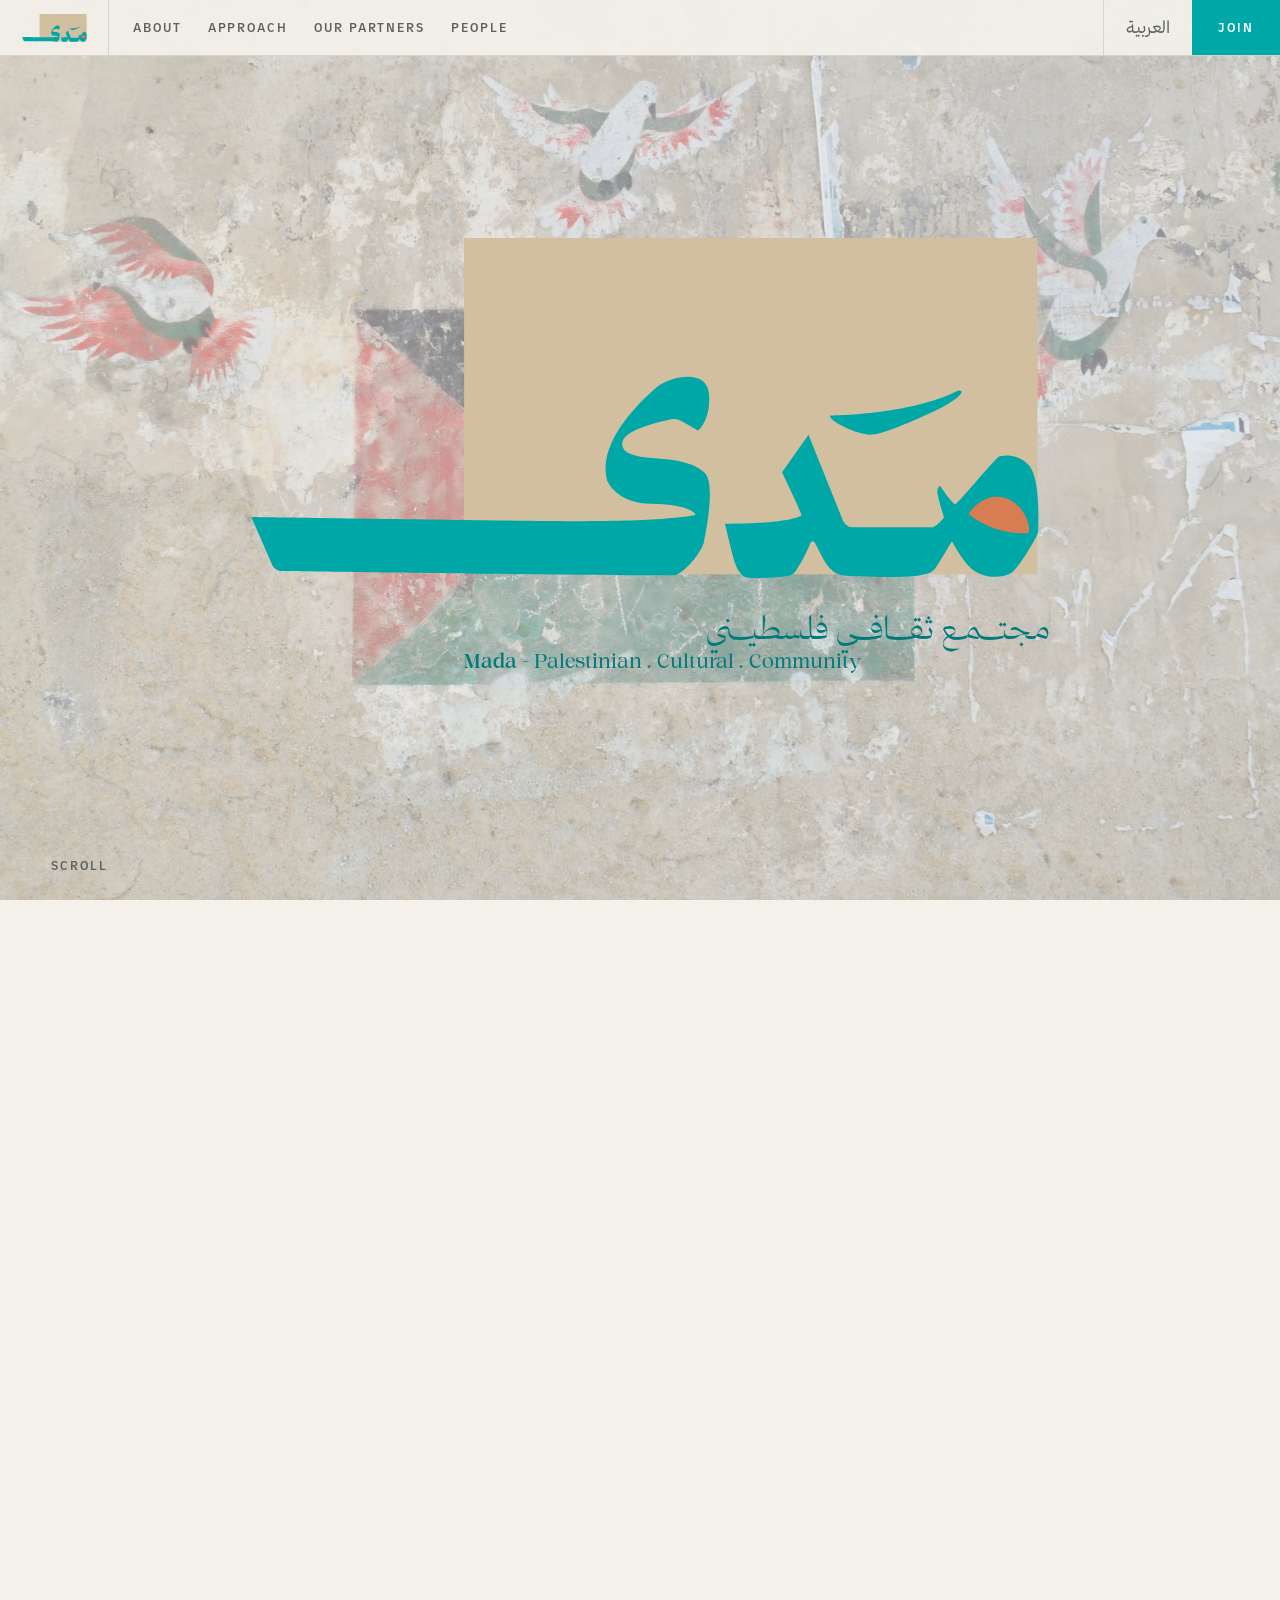
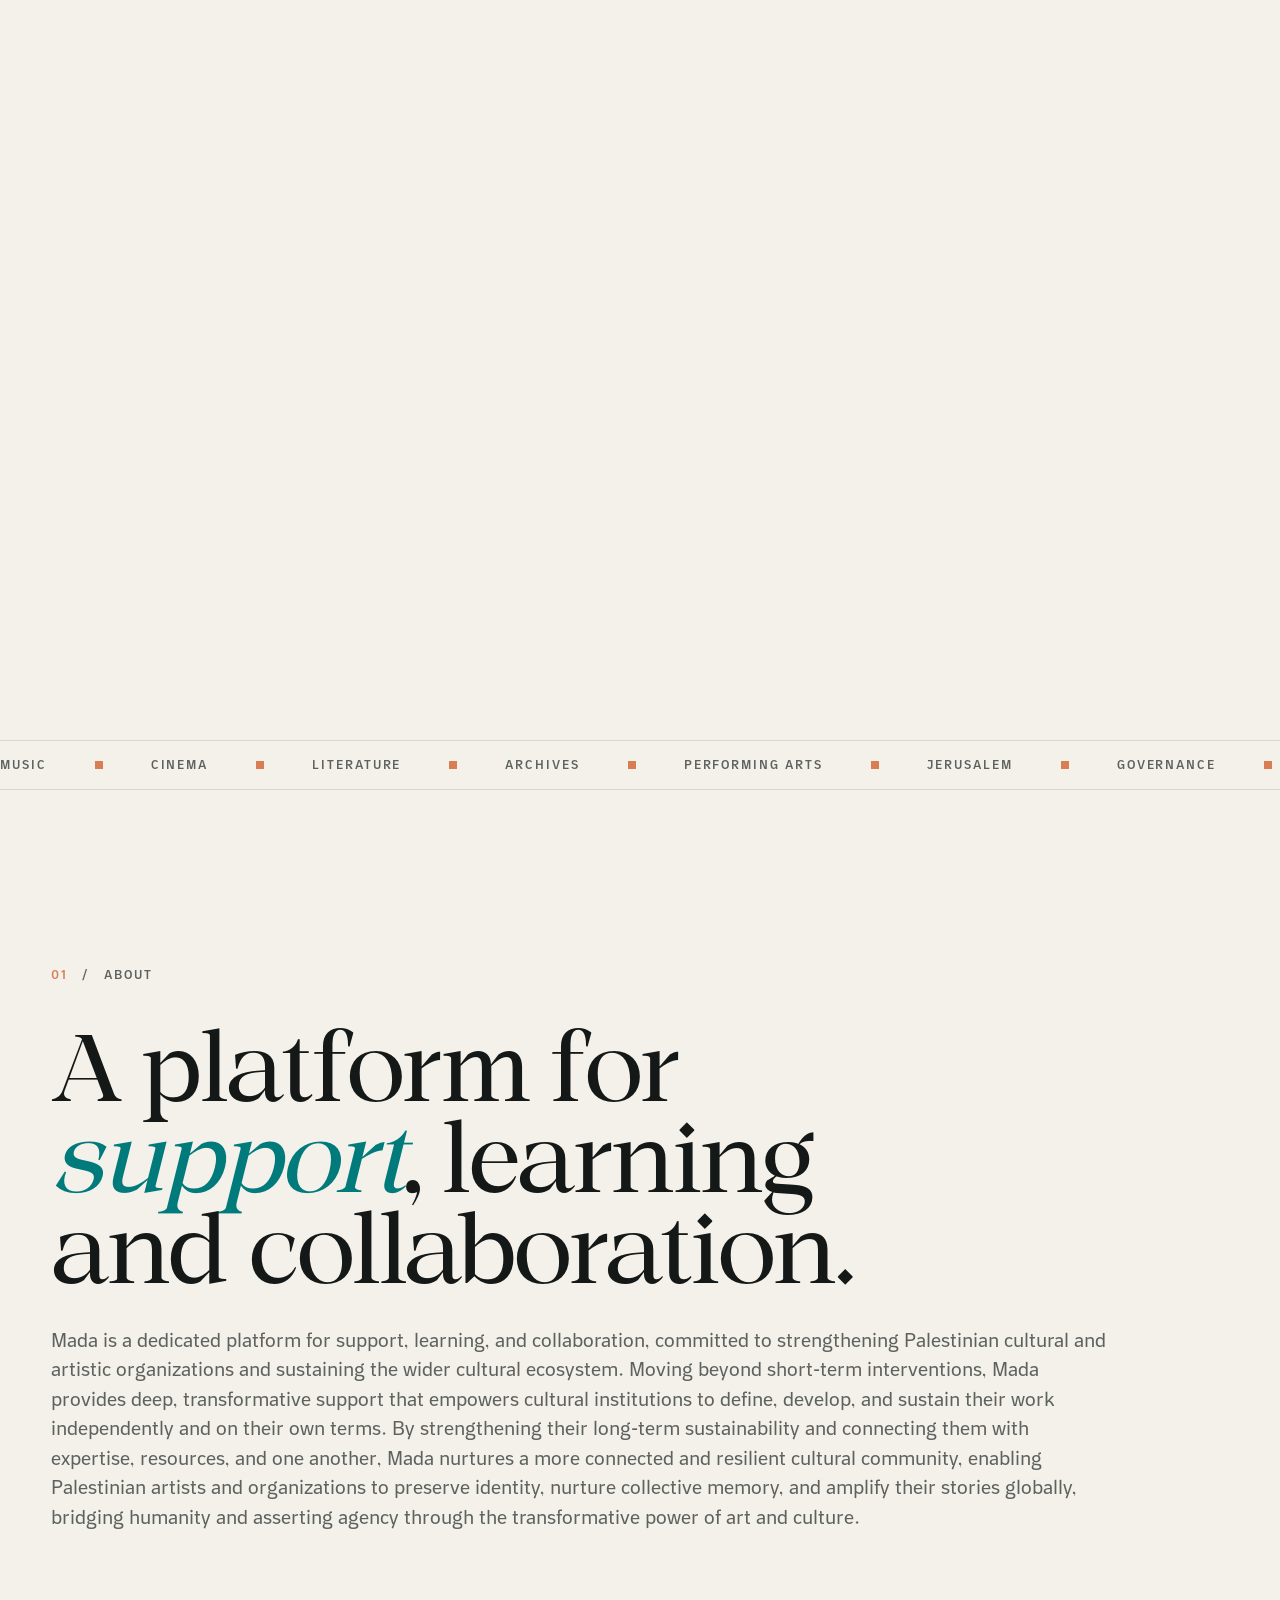
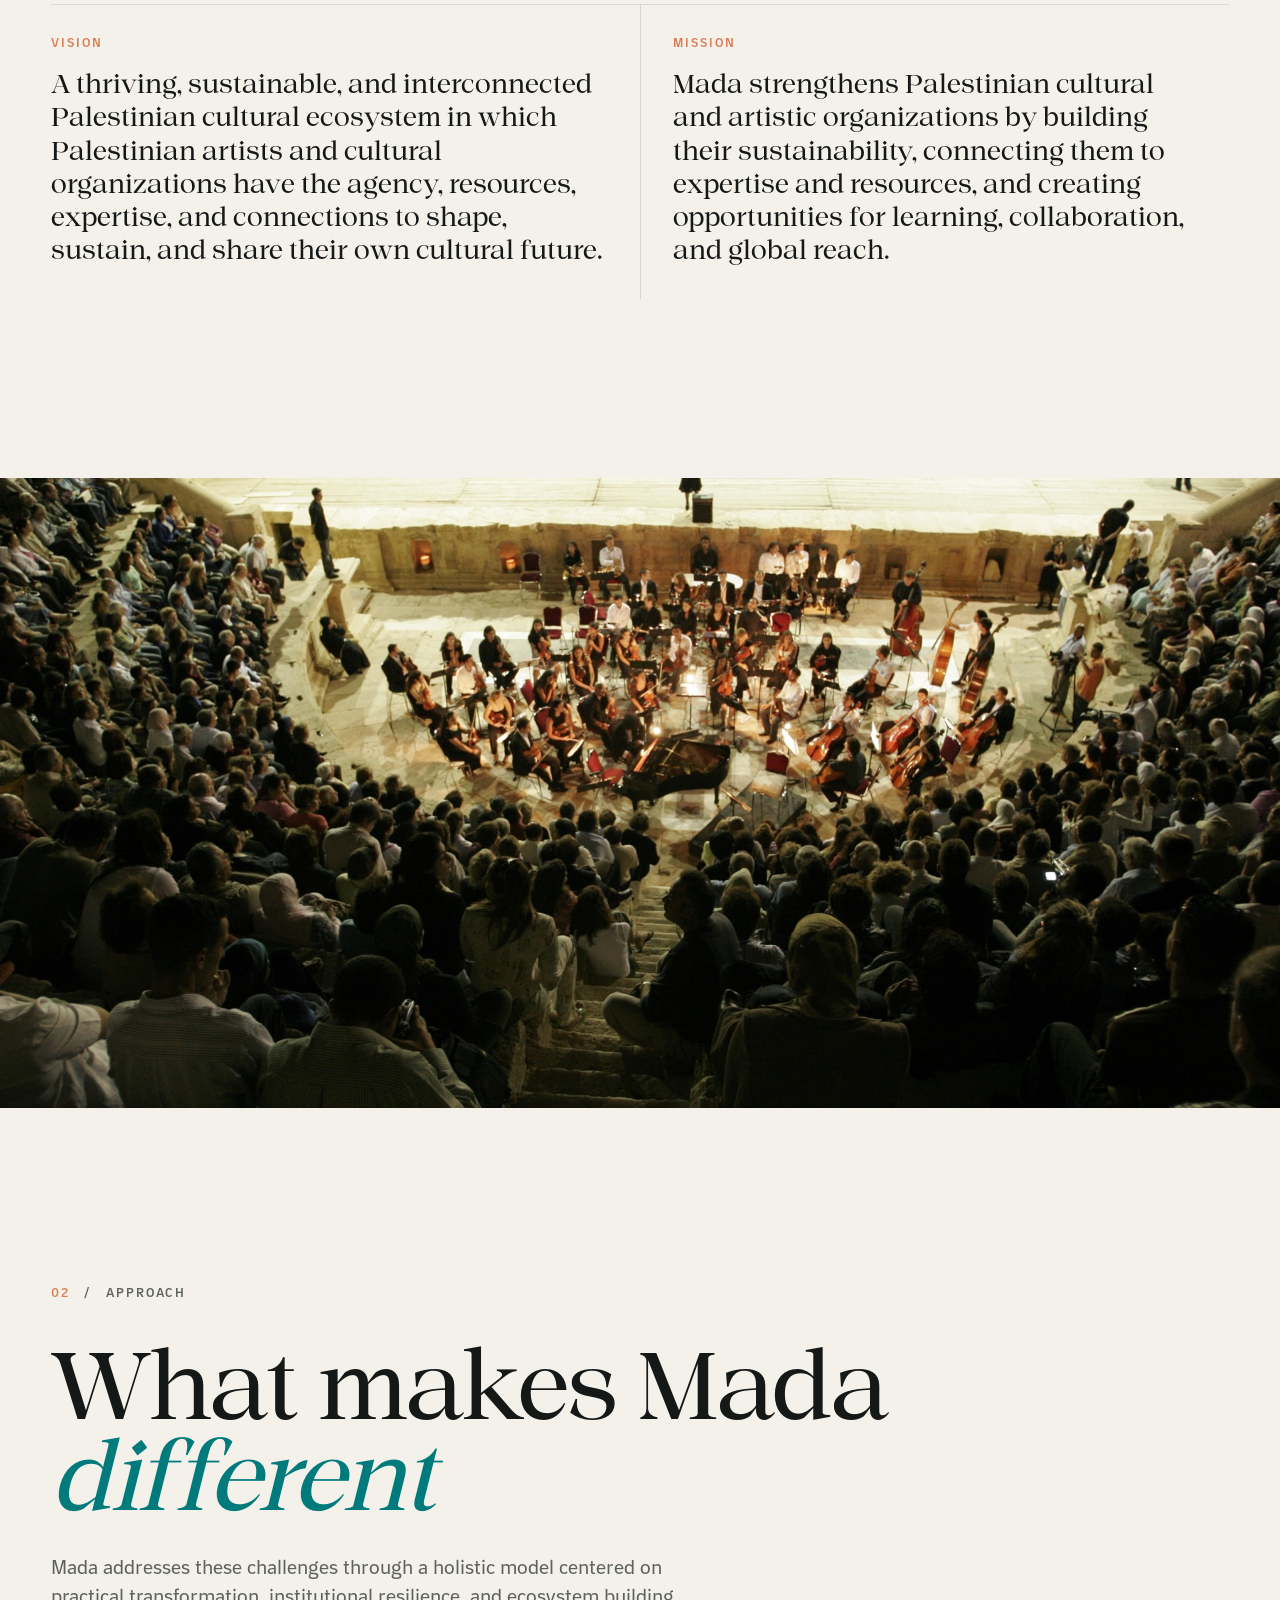
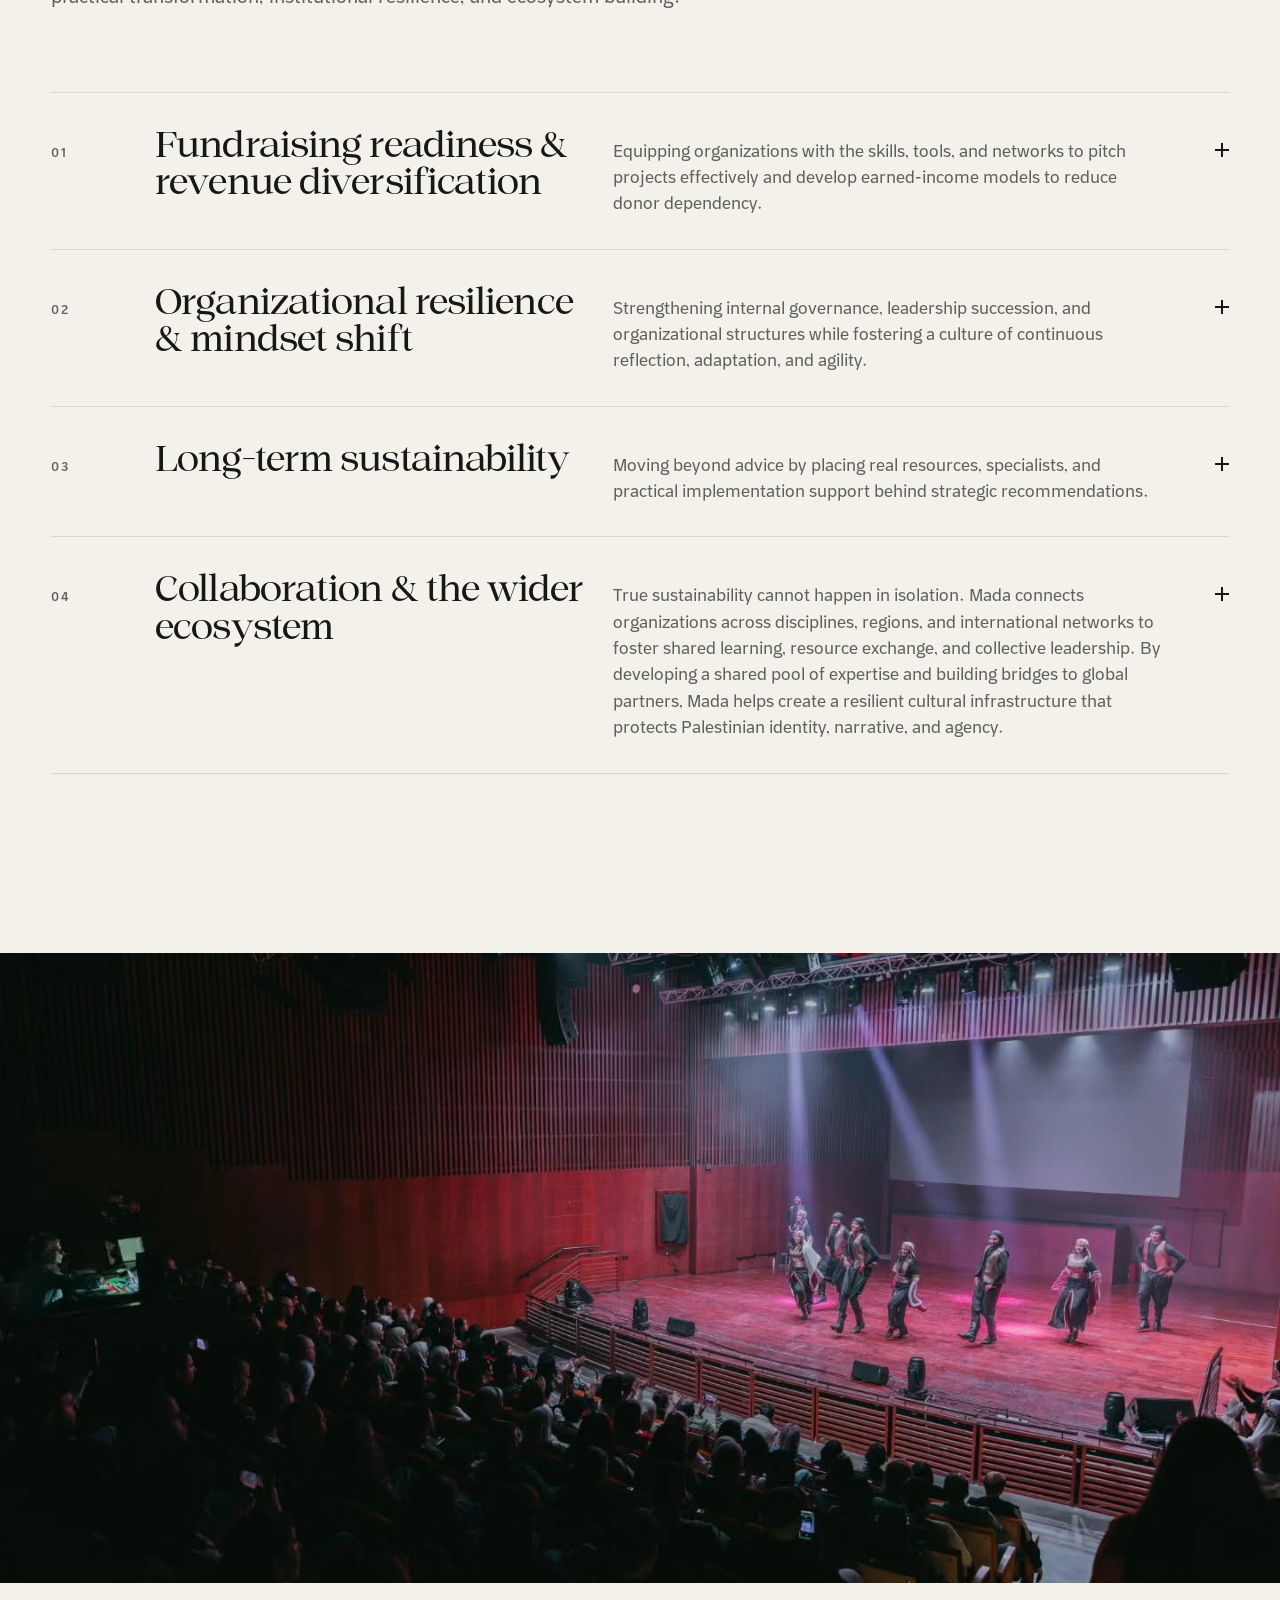
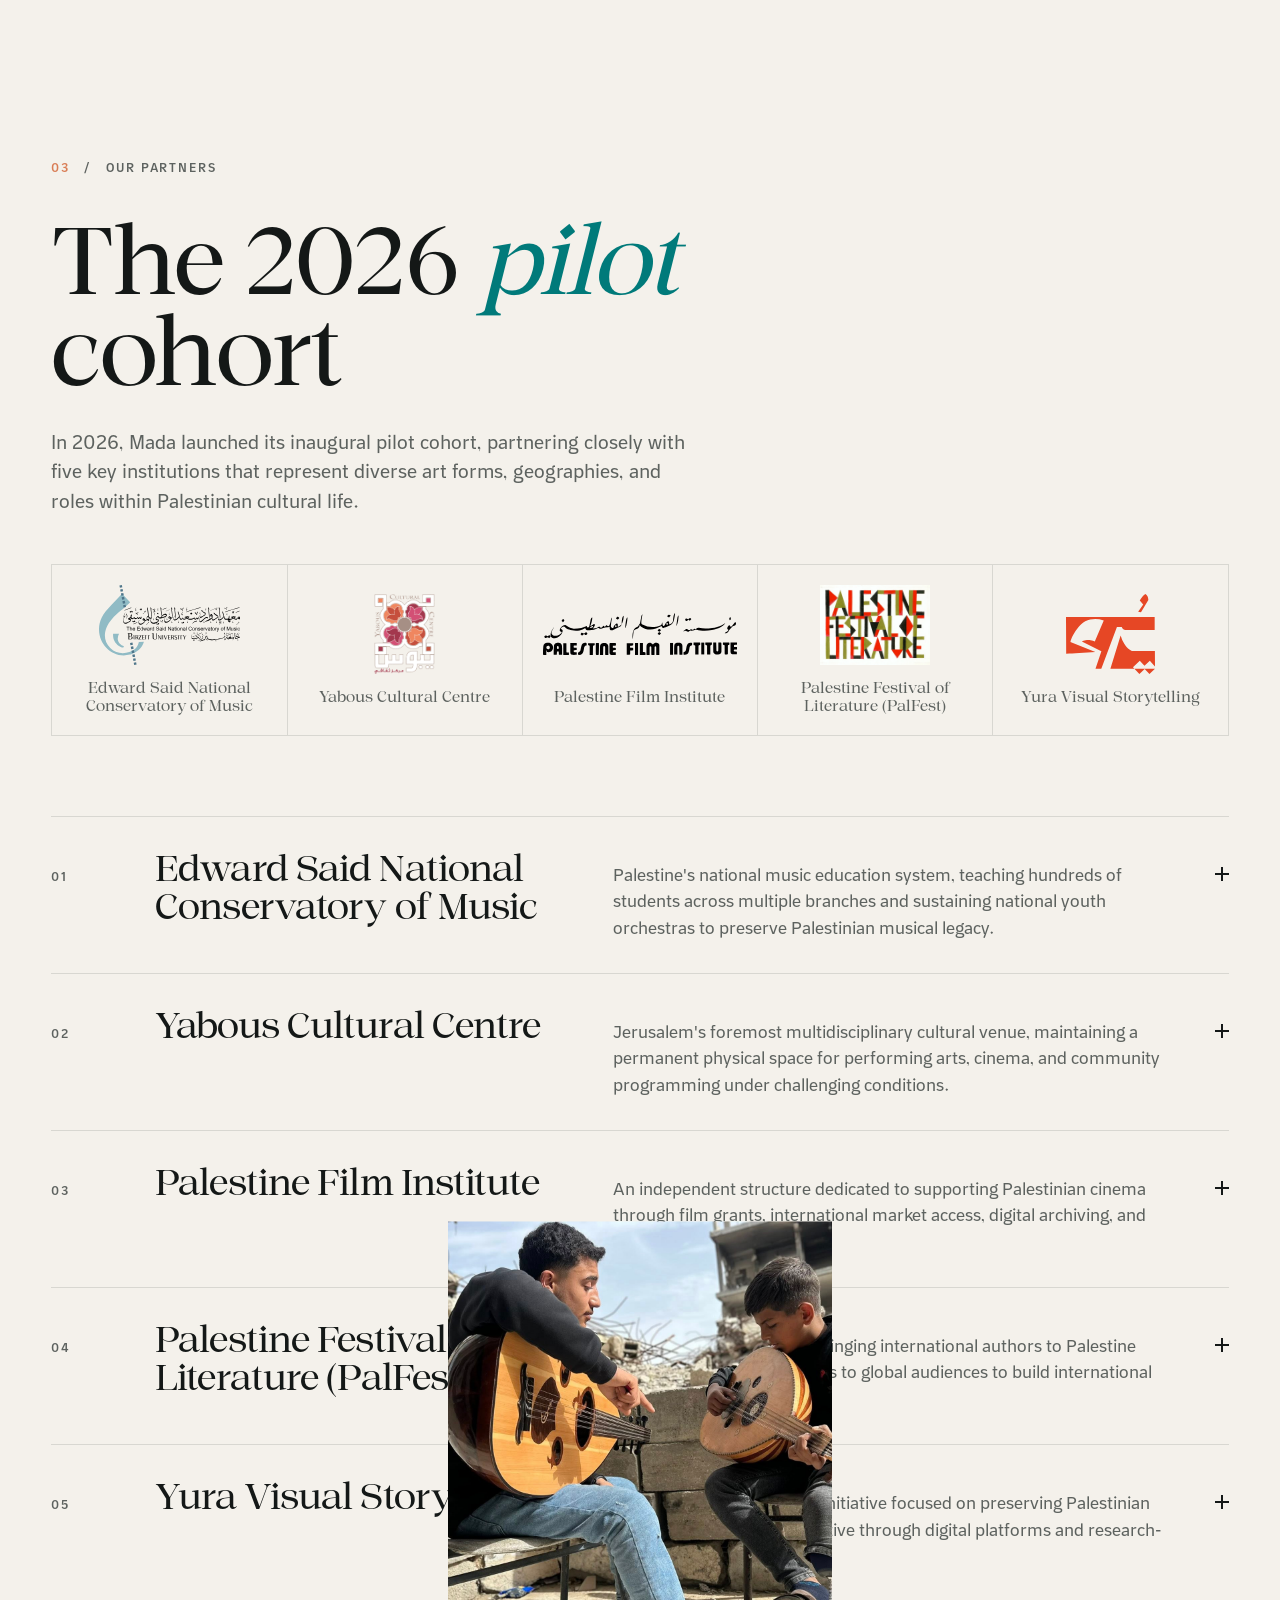
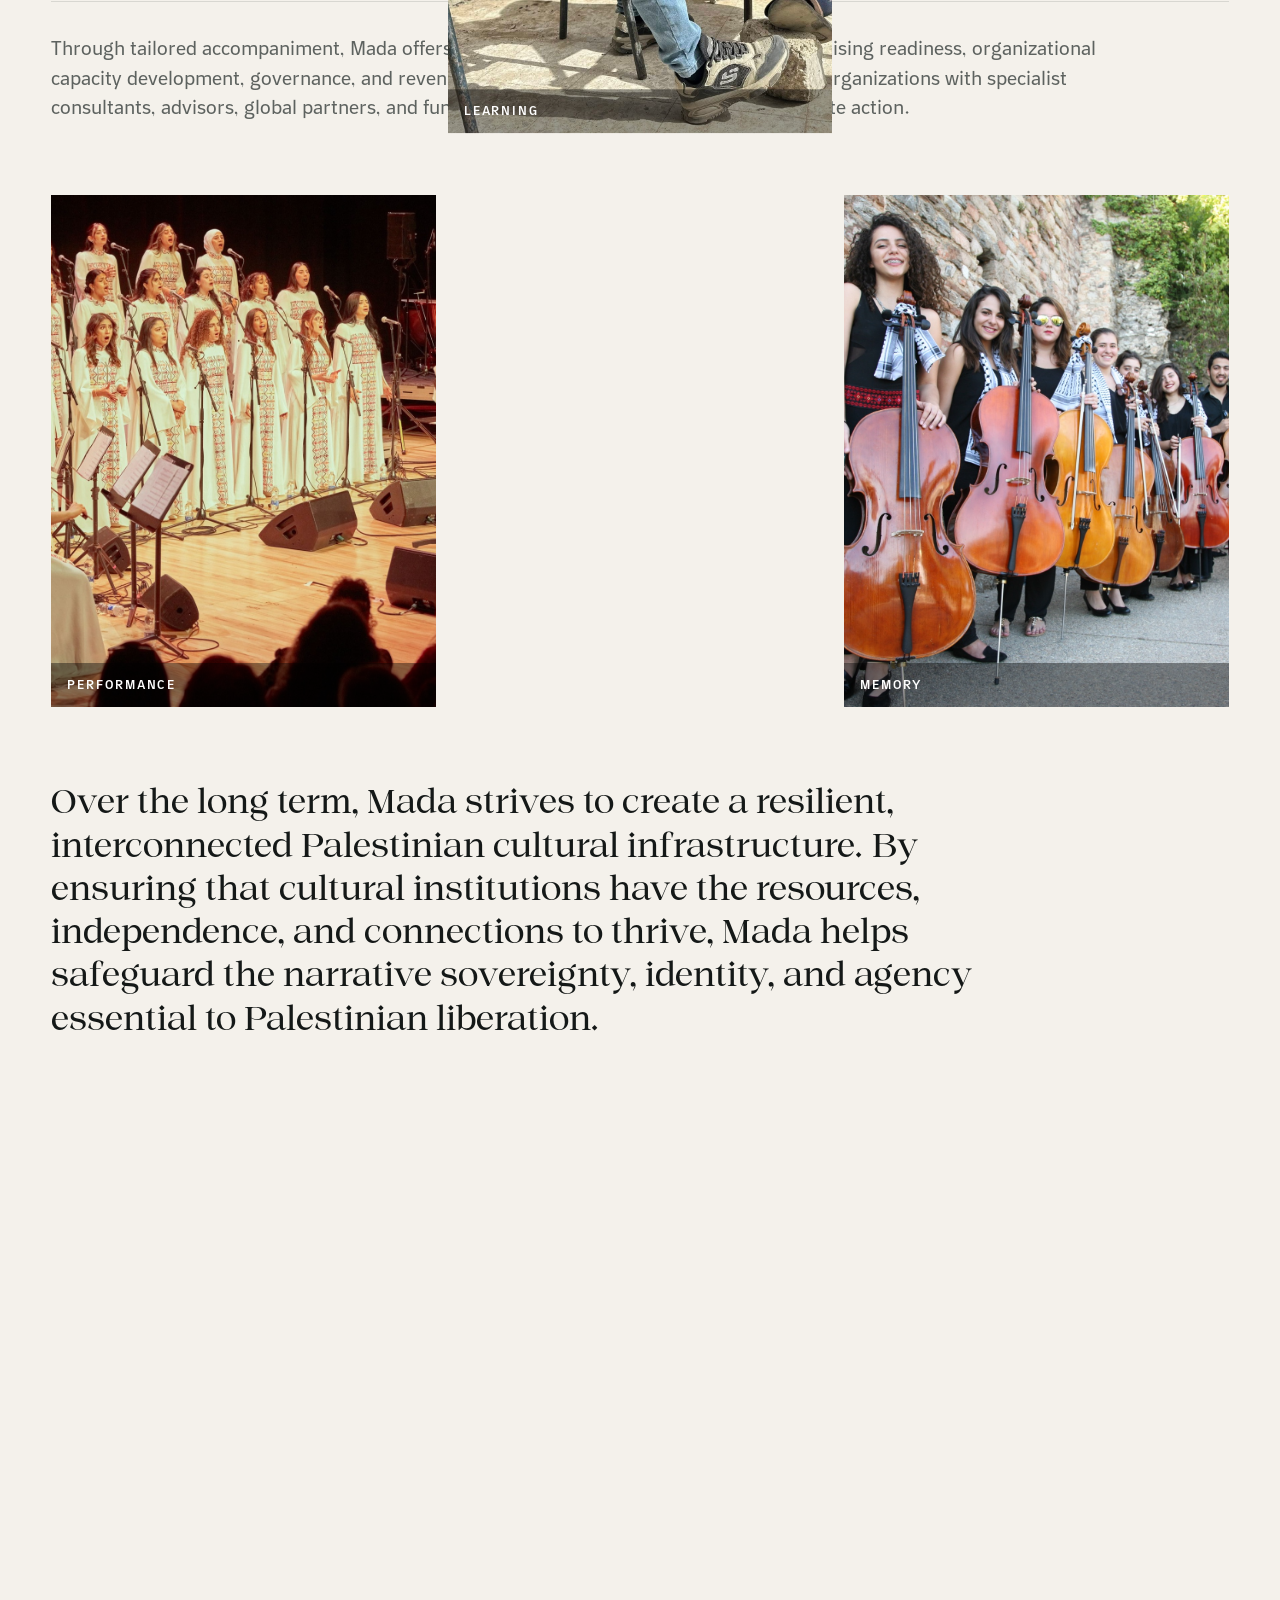
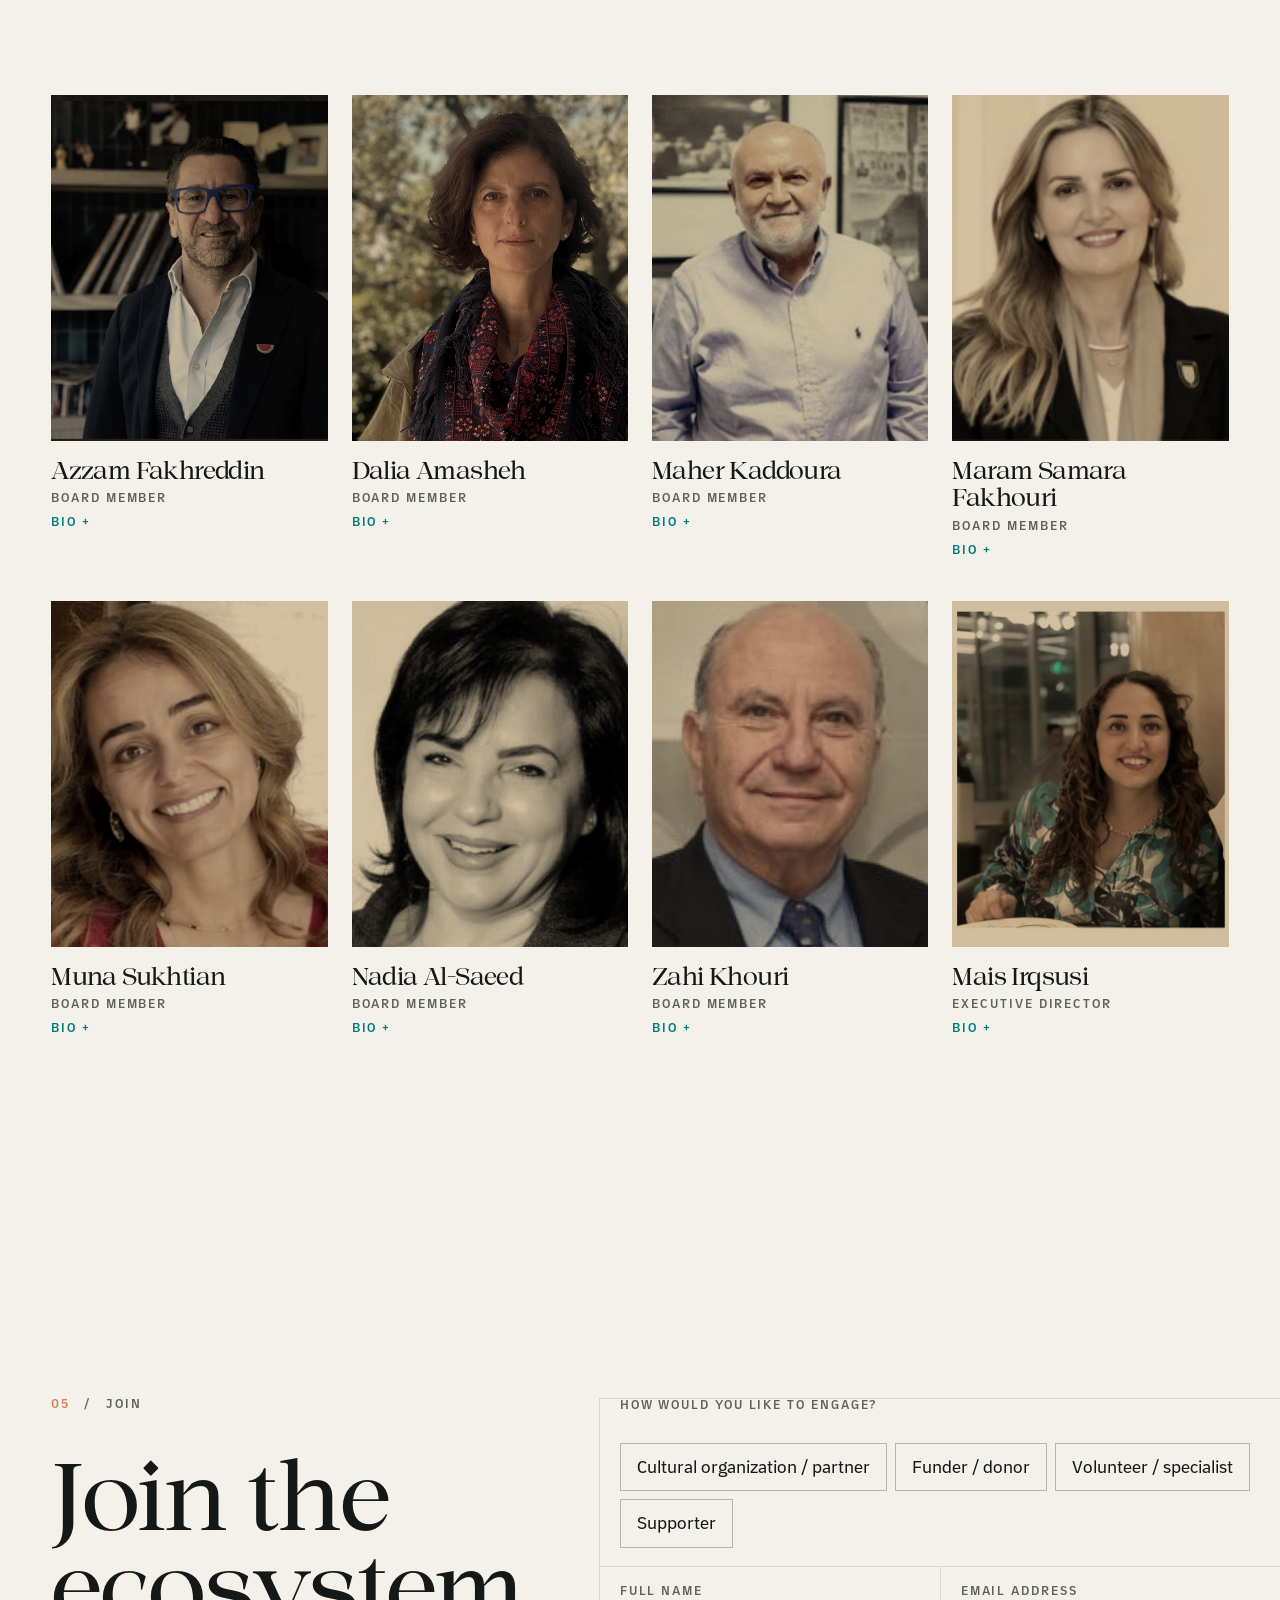
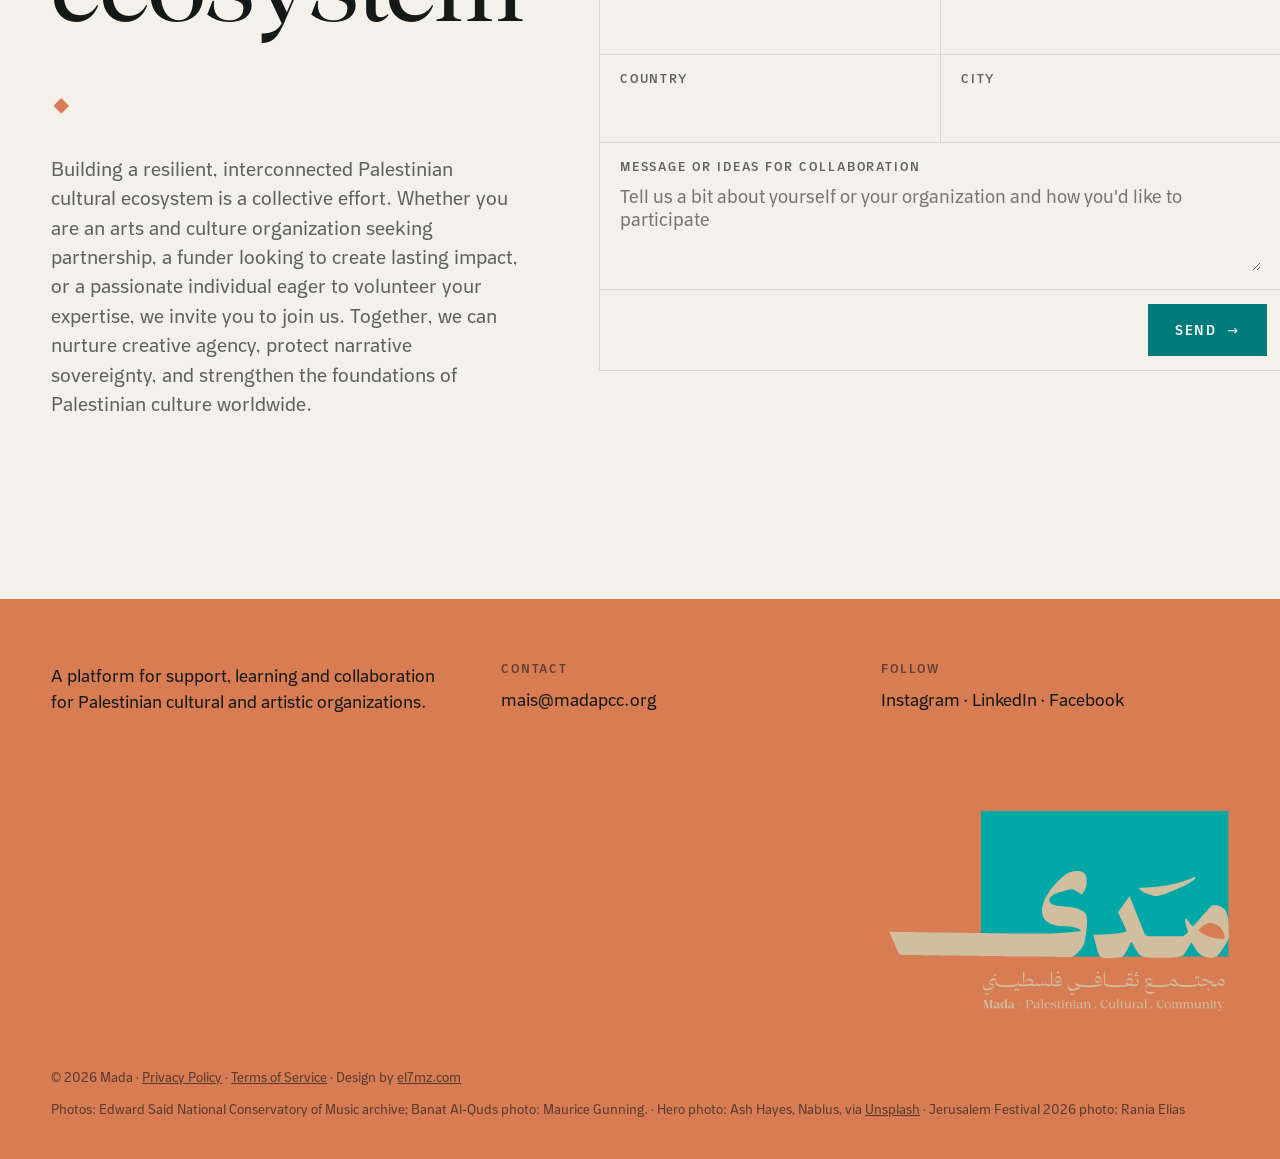
<file: index.html>
<!doctype html>
<html lang="en" dir="ltr">
<head>
<meta charset="utf-8">
<meta name="viewport" content="width=device-width, initial-scale=1">
<title>Mada — Palestinian Cultural Community</title>
<meta name="description" content="Mada strengthens Palestinian cultural organizations so they can sustain their work on their own terms.">
<meta property="og:title" content="Mada — Palestinian Cultural Community">
<meta property="og:image" content="assets/logo.png">
<link rel="icon" href="assets/logo.png">
<style>
  /* Thmanyah license limits web embedding: confirm with ask@thmanyah.com before uploading these files live */
  @font-face { font-family: "Thmanyah Serif Display"; src: url(assets/fonts/thmanyahserifdisplay-Light.woff2) format("woff2"); font-weight: 300; font-display: swap; }
  @font-face { font-family: "Thmanyah Serif Display"; src: url(assets/fonts/thmanyahserifdisplay-Regular.woff2) format("woff2"); font-weight: 400; font-display: swap; }
  @font-face { font-family: "Thmanyah Serif Display"; src: url(assets/fonts/thmanyahserifdisplay-Medium.woff2) format("woff2"); font-weight: 500; font-display: swap; }
  @font-face { font-family: "Thmanyah Sans"; src: url(assets/fonts/thmanyahsans-Regular.woff2) format("woff2"); font-weight: 400; font-display: swap; }
  @font-face { font-family: "Thmanyah Sans"; src: url(assets/fonts/thmanyahsans-Medium.woff2) format("woff2"); font-weight: 500; font-display: swap; }
  @font-face { font-family: "Thmanyah Sans"; src: url(assets/fonts/thmanyahsans-Bold.woff2) format("woff2"); font-weight: 700; font-display: swap; }

  :root {
    /* brand */
    --sand: #d1bf9f; --teal: #00a8a8; --terra: #d97d55;
    /* roles */
    --bg: #f4f1eb; --surface: #ebe5da; --ink: #141817; --muted: #5d625f;
    --line: rgba(20, 24, 23, .12); --line-strong: rgba(20, 24, 23, .28);
    --accent: #007a7a; --on-accent: #fff; --invert-bg: #141817; --invert-fg: #f4f1eb;
    --display: "Thmanyah Serif Display", Georgia, serif;
    --text: "Thmanyah Sans", system-ui, sans-serif;
    --m: clamp(16px, 4vw, 56px);
    --ease: cubic-bezier(.16, 1, .3, 1);
  }
  * { box-sizing: border-box; }
  html { scroll-behavior: smooth; }
  body { margin: 0; background: var(--bg); color: var(--ink); font: 400 17px/1.55 var(--text); -webkit-font-smoothing: antialiased; overflow-x: hidden; }
  img { display: block; width: 100%; height: 100%; object-fit: cover; }
  a { color: inherit; text-decoration: none; }
  h1, h2, h3 { font-family: var(--display); font-weight: 400; margin: 0; letter-spacing: -.025em; }
  [dir="rtl"] :is(h1, h2, h3) { letter-spacing: 0; }
  p { margin: 0; }
  :focus-visible { outline: 2px solid var(--accent); outline-offset: 3px; }
  .label { font: 500 12px/1 var(--text); text-transform: uppercase; letter-spacing: .16em; }
  [dir="rtl"] .label { letter-spacing: 0; font-size: 14px; }

  /* Header */
  .bar { position: fixed; inset: 0 0 auto; z-index: 20; height: 56px; display: flex; align-items: stretch; background: color-mix(in srgb, var(--bg) 92%, transparent); border-bottom: 1px solid var(--line); }
  .bar > * { display: flex; align-items: center; }
  .bar .logo { padding: 0 20px; border-inline-end: 1px solid var(--line); }
  .bar .logo svg { height: 30px; width: 68px; }
  .bar nav { gap: 6px; padding: 0 14px; }
  .bar nav a { padding: 6px 10px; color: var(--muted); transition: color .15s, background .15s; }
  .bar nav a:hover, .bar nav a.on { color: #fff; background: #00a7a7; }
  .bar .end { margin-inline-start: auto; }
  .bar .lang { all: unset; cursor: pointer; padding: 0 22px; height: 100%; border-inline-start: 1px solid var(--line); color: var(--muted); }
  .bar .lang:hover { color: var(--ink); }
  .bar .cta-join { padding: 0 26px; height: 100%; background: #00a7a7; color: #fff; transition: background .2s; }
  .bar .cta-join:hover { background: var(--accent); }

  /* Section index */
  .index { position: fixed; bottom: 28px; inset-inline-end: 64px; z-index: 10; text-align: end; font: 500 15px/1.35 var(--text); text-transform: uppercase; letter-spacing: .04em; }
  .index { transition: transform .5s var(--ease); }
  .index.off { opacity: 0; pointer-events: none; }
  .index { transition: transform .5s var(--ease), opacity .4s; }
  .index a { display: block; color: var(--line-strong); transition: color .3s, opacity .5s var(--ease), transform .5s var(--ease); }
  .index a:not(.seen) { opacity: 0; transform: translateY(12px); pointer-events: none; }
  .index a { transition: color .3s, opacity .5s var(--ease), transform .5s var(--ease), font-size .4s var(--ease); }
  .index a.on { color: #00a7a7; font-weight: 700; font-size: 150%; }

  /* Hero: pinned while the mark assembles */
  .hero { height: 260vh; position: relative; }
  .stage { position: sticky; top: 0; height: 100svh; overflow: hidden; display: grid; place-items: center; }
  @keyframes spin { to { transform: rotate(360deg); } }
  .bgimg { position: absolute; inset: -6%; background: url(assets/img/hero-nablus.jpg) center / cover; opacity: .5; will-change: transform; }
  .mark { position: relative; width: min(78vw, 820px); transform: translateY(calc(var(--h, 0) * -24vh)) scale(calc(1 - var(--h, 0) * .5)); }
  .mark svg { width: 100%; height: auto; overflow: visible; display: block; }
  .mark .sq { transform-origin: 100% 50%; transform-box: fill-box; animation: sq 1.1s var(--ease) .2s both; }
  .mark .stroke { animation: stroke 1.3s var(--ease) .55s both; }
  .mark .mim { transform-box: fill-box; transform-origin: 50% 100%; animation: rise 1s var(--ease) 1s both; }
  .mark .fatha { transform-box: fill-box; animation: drop .9s var(--ease) 1.3s both; }
  .mark .dot { transform-box: fill-box; transform-origin: center; animation: pop .7s cubic-bezier(.3, 1.6, .5, 1) 1.6s both; }
  @keyframes sq { from { transform: scaleX(0); } }
  @keyframes stroke { from { transform: translateX(-60%); opacity: 0; } }
  @keyframes rise { from { transform: translateY(40%) scaleY(.6); opacity: 0; } }
  @keyframes drop { from { transform: translate(30px, -40px); opacity: 0; } }
  @keyframes pop { from { transform: scale(0); } }
  .tag { margin: 14px 0 0 28.5%; font-family: var(--display); color: var(--accent); line-height: 1.3; transition: opacity .8s var(--ease), transform .8s var(--ease); }
  .js .tag:not(.in) { opacity: 0; transform: translateY(10px); }
  .tag .ar { font-size: clamp(18px, 2.6vw, 34px); font-weight: 300; }
  .tag .en { font-size: clamp(12px, 1.5vw, 20px); }
  .tag .en b { font-weight: 500; }
  .lead { position: absolute; inset: auto 0 0; min-height: 34vh; padding: clamp(32px, 6vh, 64px) var(--m); display: grid; grid-template-columns: 1.4fr 1fr; gap: 32px; align-items: end; background: var(--terra); color: #fff; transform: translateY(calc((1 - var(--h, 0)) * 101%)); }
  .lead h1 { font-size: clamp(34px, 4.6vw, 76px); line-height: 1; }
  [dir="rtl"] .lead h1 { line-height: 1.2; }
  .lead p { max-width: 30em; color: rgba(255, 255, 255, .88); }
  .lead .btn:not(.solid) { color: #fff; border-color: rgba(255, 255, 255, .5); }
  .lead .btn:not(.solid):hover { background: #fff; color: var(--ink); }
  .lead .ctas { display: flex; gap: 10px; margin-top: 24px; flex-wrap: wrap; }
  .scrollhint { position: absolute; bottom: 28px; inset-inline-start: var(--m); color: var(--muted); opacity: calc(1 - var(--h, 0) * 3); }

  /* Buttons */
  .btn { display: inline-flex; align-items: center; gap: 10px; height: 52px; padding: 0 26px; font: 500 13px var(--text); text-transform: uppercase; letter-spacing: .14em; border: 1px solid var(--line-strong); background: transparent; color: var(--ink); cursor: pointer; transition: background .15s, color .15s, border-color .15s; }
  [dir="rtl"] .btn { letter-spacing: 0; font-size: 15px; }
  .btn:hover { background: var(--invert-bg); color: var(--invert-fg); border-color: transparent; }
  .btn.solid { background: var(--accent); color: var(--on-accent); border-color: transparent; }
  .btn.solid:hover { background: var(--invert-bg); }
  .btn .arr { transition: transform .3s var(--ease); }
  .btn:hover .arr { transform: translateX(4px); }
  [dir="rtl"] .btn .arr { transform: scaleX(-1); }

  /* Marquee */
  .marquee { border-block: 1px solid var(--line); overflow: hidden; padding: 18px 0; background: var(--bg); position: relative; z-index: 2; }
  .track { display: flex; gap: 48px; width: max-content; animation: slide 40s linear infinite; }
  [dir="rtl"] .track { animation-name: slide-rtl; }
  .marquee:hover .track { animation-play-state: paused; }
  .track span { display: inline-flex; align-items: center; gap: 48px; white-space: nowrap; color: var(--muted); }
  .track span::after { content: ""; width: 8px; height: 8px; background: var(--terra); }
  @keyframes slide { to { transform: translateX(-50%); } }
  @keyframes slide-rtl { to { transform: translateX(50%); } }

  /* Sections */
  section.block { padding: clamp(96px, 14vw, 180px) var(--m); position: relative; z-index: 2; background: var(--bg); }
  .head { display: flex; gap: 14px; color: var(--muted); margin-bottom: 40px; }
  .head b { color: var(--terra); font-weight: 500; }
  .big { font-size: clamp(44px, 7.4vw, 124px); line-height: .96; max-width: 14ch; }
  [dir="rtl"] .big { line-height: 1.2; }
  .big .w { display: inline-block; }
  .big .hl { color: var(--accent); font-style: italic; }
  [dir="rtl"] .big .hl { font-style: normal; }
  .sub { max-width: 34em; margin-top: 32px; color: var(--muted); font-size: 19px; }

  /* Rows with a cursor-following image */
  .rows { margin-top: 80px; border-top: 1px solid var(--line); }
  .row { display: grid; grid-template-columns: 80px 1.1fr 1.4fr 40px; gap: 24px; align-items: baseline; padding: 32px 0; border-bottom: 1px solid var(--line); }
  .row .n { color: var(--muted); }
  .row h3 { font-size: clamp(26px, 2.8vw, 44px); line-height: 1.05; transition: color .2s; }
  .row:hover h3 { color: var(--accent); }
  .row p { color: var(--muted); max-width: 36em; }
  .row .plus { justify-self: end; width: 14px; height: 14px; position: relative; transition: transform .4s var(--ease); }
  .row .plus::before, .row .plus::after { content: ""; position: absolute; background: var(--ink); inset: 6px 0; }
  .row .plus::after { inset: 0 6px; }
  .row:hover .plus { transform: rotate(90deg); }


  /* Media */
  .media { display: grid; grid-template-columns: repeat(3, 1fr); gap: 12px; margin-top: 72px; }
  .media figure { margin: 0; position: relative; aspect-ratio: 3/4; overflow: hidden; background: var(--surface); }
  .media figure:nth-child(2) { translate: 0 var(--par, 0); }
  .media img { transition: transform 1.2s var(--ease); }
  .media figure:hover img { transform: scale(1.06); }
  .media figcaption { position: absolute; inset: auto 0 0; padding: 16px; color: #fff; background: rgba(0, 0, 0, .4); display: flex; justify-content: space-between; }

  .sub.wide { max-width: 56em; }
  .vm { display: grid; grid-template-columns: 1fr 1fr; gap: 0; margin-top: 72px; border-top: 1px solid var(--line); }
  .vm > div { padding: 32px 32px 32px 0; }
  .vm > div + div { border-inline-start: 1px solid var(--line); padding-inline-start: 32px; }
  .vm .label { color: var(--terra); display: block; margin-bottom: 18px; }
  .vm p { font-family: var(--display); font-size: clamp(22px, 2vw, 30px); line-height: 1.3; }
  .logos { display: grid; grid-template-columns: repeat(5, minmax(0, 1fr)); border-top: 1px solid var(--line); border-inline-start: 1px solid var(--line); margin: 48px 0; }
  .logos .tile { display: flex; flex-direction: column; align-items: center; justify-content: center; gap: 14px; padding: 20px; text-align: center; border-bottom: 1px solid var(--line); border-inline-end: 1px solid var(--line); font-family: var(--display); font-size: 18px; line-height: 1.2; color: var(--muted); transition: background .2s, color .2s; }
  .logos .tile:hover { background: var(--surface); color: var(--ink); }
  .logos .tile span { font-size: 15px; }
  .logos img { height: 80px; max-width: 100%; width: auto; object-fit: contain; }
  .closing { font-family: var(--display); font-size: clamp(24px, 2.6vw, 40px); line-height: 1.3; max-width: 30em; margin-top: 72px; }
  /* Full-bleed photo band between sections; image drifts with scroll */
  .band { margin: 0; height: clamp(320px, 70vh, 720px); overflow: hidden; position: relative; z-index: 2; }
  .band img { width: 100%; height: 130%; object-fit: cover; translate: 0 var(--par, -15%); }
  /* Duotone: grayscale photo multiplied over sand, like one printed ink */
  .duo, .panel figure { background: var(--sand); }
  .duo img { filter: grayscale(.5) contrast(1.05); mix-blend-mode: multiply; }
  .board { display: grid; grid-template-columns: repeat(4, minmax(0, 1fr)); gap: 40px 24px; margin-top: 64px; }
  .member figure { margin: 0 0 16px; aspect-ratio: 4/5; overflow: hidden; }
  .member img { object-position: center 25%; transition: transform 1s var(--ease); }
  .member:hover img { transform: scale(1.04); }
  .member h3 { font-size: 24px; line-height: 1.15; }
  .member > .label { color: var(--muted); margin-top: 8px; }
  .member .bio { display: inline-block; margin-top: 12px; color: var(--accent); }

  /* Join */
  .join { display: grid; grid-template-columns: 1fr 1.1fr; gap: clamp(40px, 6vw, 96px); }
  .join .big .dot { color: var(--terra); }
  form { display: grid; grid-template-columns: 1fr 1fr; border-top: 1px solid var(--line); border-inline-start: 1px solid var(--line); align-self: start; }
  form > * { border-bottom: 1px solid var(--line); border-inline-end: 1px solid var(--line); }
  label { display: grid; gap: 8px; padding: 18px 20px; }
  label > span { color: var(--muted); }
  .full { grid-column: 1 / -1; }
  input, textarea { font: 400 18px var(--text); color: var(--ink); background: transparent; border: 0; padding: 4px 0; outline: 0; }
  label:focus-within { background: var(--surface); }
  textarea { min-height: 90px; resize: vertical; }
  .types { padding: 18px 20px; margin: 0; border-top: 0; border-inline-start: 0; }
  .types legend { padding: 0; color: var(--muted); }
  .types .opts { display: flex; flex-wrap: wrap; gap: 8px; margin-top: 14px; }
  .types label { padding: 0; display: block; }
  .types input { position: absolute; opacity: 0; }
  .types i { font-style: normal; display: inline-block; padding: 10px 16px; border: 1px solid var(--line-strong); cursor: pointer; transition: background .15s, color .15s; }
  .types i:hover { border-color: var(--ink); }
  .types input:checked + i { background: var(--invert-bg); color: var(--invert-fg); border-color: transparent; }
  .types input:focus-visible + i { outline: 2px solid var(--accent); outline-offset: 2px; }
  .send { display: flex; align-items: center; justify-content: space-between; gap: 16px; padding: 14px 14px 14px 20px; }
  .status { color: var(--muted); }
  .status.ok { color: var(--accent); } .status.err { color: #b0461f; }
  .hp { position: absolute; width: 1px; height: 1px; opacity: 0; overflow: hidden; pointer-events: none; }

  /* Footer */
  footer { position: relative; z-index: 2; background: #d87c54; color: var(--ink); padding: 64px var(--m) 40px; overflow: hidden; }
  footer .top { display: grid; grid-template-columns: 1.2fr 1fr 1fr; gap: 32px; }
  footer .top p { max-width: 24em; }
  footer .top .label { color: rgba(20, 24, 23, .6); margin-bottom: 12px; display: block; }
  footer .top a:hover { text-decoration: underline; text-underline-offset: 4px; }
  /* Social links not live yet: plain text with an "under construction" tip on hover/focus */
  footer .soon { position: relative; cursor: default; }
  footer .soon::after { content: attr(data-tip); position: absolute; inset-block-end: calc(100% + 6px); inset-inline-start: 0; white-space: nowrap; padding: 4px 8px; font-size: 12px; background: var(--ink); color: var(--bg); opacity: 0; pointer-events: none; transition: opacity .15s ease-out; }
  footer .soon:hover::after, footer .soon:focus-visible::after { opacity: 1; }
  footer .logo-big { margin: 96px 0 0 auto; width: min(100%, 340px); }
  footer .logo-big img { width: 100%; height: auto; display: block; }
  footer .small { display: flex; justify-content: space-between; flex-wrap: wrap; gap: 12px; margin-top: 56px; font-size: 13px; color: rgba(20, 24, 23, .65); }
  @media (max-width: 860px) { footer .top { grid-template-columns: 1fr; } }

  /* Entrances (content stays visible without script) */
  .js .rv { opacity: 0; transform: translateY(28px); transition: opacity .9s var(--ease), transform .9s var(--ease); transition-delay: calc(var(--i, 0) * 70ms); }
  .js .rv.in { opacity: 1; transform: none; }
  .js .big .w { opacity: 0; transform: translateY(60%); transition: opacity .8s var(--ease), transform .8s var(--ease); transition-delay: calc(var(--i, 0) * 45ms); }
  .js .big.in .w { opacity: 1; transform: none; }

  @media (prefers-reduced-motion: reduce) {
    *, *::before, *::after { animation: none !important; transition-duration: .01ms !important; }
    .js .rv, .js .big .w { opacity: 1; transform: none; }
  }

  @media (max-width: 860px) {
    .bar nav, .index { display: none; }
    .bar .logo { padding: 0 14px; }
    .bar .lang { padding: 0 14px; }
    .bar .cta-join { padding: 0 16px; }
    .bar > * { min-width: 0; }
    .hero { height: 200vh; }
    .lead { grid-template-columns: 1fr; }
    .row { grid-template-columns: 40px 1fr 24px; } .row p { grid-column: 2 / 3; }
    .media { grid-template-columns: 1fr 1fr; } .media figure:first-child { grid-column: 1 / -1; aspect-ratio: 4/3; }
    .join, form, .vm { grid-template-columns: 1fr; }
    .vm > div + div { border-inline-start: 0; padding-inline-start: 0; border-top: 1px solid var(--line); }
    .logos { grid-template-columns: repeat(2, minmax(0, 1fr)); }
    .board { grid-template-columns: repeat(2, minmax(0, 1fr)); }
  }
</style>
</head>
<body>
<script>document.documentElement.classList.add("js")</script>

<svg width="0" height="0" style="position:absolute" aria-hidden="true">
  <defs>
    <g id="mada-mark">
      <g transform="translate(230.47 203.77)">
      <polygon class="sq" fill="#d1bf9f" points="275.7 243.9 570.4 243.9 570.4 0 154.4 0 154.4 217.6 275.7 243.9"/>
      <path class="dot" fill="#d87c54" d="M515.4,206.9c17.6,6.2,22.4,16.6,32.8,16.6s16.2-4.3,16.2-4.3l3.7-18.2-10.4-19.6-10.8-4.3-23,10.7-8.5,19.2Z"/>
      <path class="mim" fill="#00a7a7" d="M564.4,165.1c-9-9.8-20-7.3-22-6.5-2,.7-29.6,33.8-31.4,34.5-1.8.7-11.3-13.4-11.3-13.4-3.3,2.4-1.7,6.3,0,13.3l2.9,9.8-3.1,3.5c-3.6,3.4-6,3.6-6,3.6h-57.7c-2.6,0-5.6-2.7-6.6-5.1l-24.9-62.1-19.2,27.2s13.4,28,14.2,31.2c-9.4,6.5-55.6,6.2-55.6,6.2,0,0,5.4,23.3,7.6,29.4,1.3,3.8,3.5,6.5,5,8,.8.8,1.9,1.4,3.1,1.5,4.3.5,13,.6,22.4-.1s11.3-1.8,13.3-4.7c3.1-4.3,8-13.4,9.9-18.5,1.8-5,3.6-2.2,3.6-2.2,0,0,.2-.1,6.2,11.6,2.6,5.1,5.6,8.2,8.1,10,2.2,1.6,4.8,2.5,7.5,2.6,6.1.4,23.7,1.4,41.4.9,21.8-.7,23.2-4.8,24.3-5.9,1.1-1.1,12.3-20,12.3-20,0,0,8,15.3,15.6,21.1,7.6,5.8,21.1,6.2,27.6,1.8,5.4-3.6,15.1-20.8,18.2-26.6.7-1.3,1.1-2.7,1.1-4.1.4-8.4,1.1-38.6-6.6-47ZM563.7,214.1c-25.8,1.8-43.2-13.8-43.2-13.8,0,0,9.8-16,25.4-12,15.6,4,20.7,23.2,17.8,25.8Z"/>
      <path class="fatha" fill="#00a7a7" d="M420,128.7s57.3,0,93-18.1c7.5-.5-3.5,8.5-15.6,14.1-12.1,5.5-37.2,17.3-47.2,17.9-10,.6-32.2-10.4-30.1-13.9Z"/>
      <path class="stroke" fill="#00a7a7" d="M310.8,132l13.3,7.7s9.5-7.5,8-26.6c-1.5-19.1-28.6-12.6-37.7-5-9,7.5-44.2,39.2-36.2,67.8,0,0,6.2,16.5,31.9,16.9,25.7.3,32.6,6.5,32.2,8.2,0,0-21.6,5-92.9,4.4-71.3-.6-229.4-3-229.4-3l15.4,35.3s2.1,3.4,5.8,3.8c3.8.3,279.8,3.8,286,3.1,6.2-.7,19.5-16.1,21.2-24,1.7-7.9,8.2-41.1,1-49.7-7.2-8.6-25-10.3-34.6-11-9.6-.7-28.1-1.7-25.4-12.3,2.3-8.9,27.8-14.6,36.2-16.3,1.7-.3,3.5,0,5,.8Z"/>
      </g>
    </g>
  </defs>
</svg>

<header class="bar">
  <a class="logo" href="#top" aria-label="Mada home"><svg viewBox="215 195 595 265" aria-hidden="true"><use href="#mada-mark"/></svg></a>
  <nav class="label">
    <a href="#about" data-i18n="nAbout">About</a>
    <a href="#approach" data-i18n="nApproach">Approach</a>
    <a href="#partners" data-i18n="nWork">Our partners</a>
    <a href="#people" data-i18n="nPeople">People</a>
  </nav>
  <div class="end"></div>
  <button class="lang label" id="lang" type="button">العربية</button>
  <a class="cta-join label" href="#join" data-i18n="nJoin">Join</a>
</header>

<nav class="index" aria-label="Sections">
  <a href="#about" data-i18n="nAbout">About</a>
  <a href="#approach" data-i18n="nApproach">Approach</a>
  <a href="#partners" data-i18n="nWork">Our partners</a>
  <a href="#people" data-i18n="nPeople">People</a>
  <a href="#join" data-i18n="nJoin">Join</a>
</nav>

<main id="top">
  <div class="hero" id="hero">
    <div class="stage">
      <div class="bgimg" id="bgimg" aria-hidden="true"></div>
      <div class="mark">
        <svg viewBox="215 195 595 265" role="img" aria-label="Mada"><use href="#mada-mark"/></svg>
        <div class="tag" aria-hidden="true" id="tag"><div class="ar" dir="rtl" lang="ar">مجتـــمـــع ثقـــافـــي فلسطيـــني</div><div class="en" dir="ltr"><b>Mada</b> - Palestinian . Cultural . Community</div></div>
      </div>
      <p class="scrollhint label" data-i18n="scroll">Scroll</p>
      <div class="lead">
        <h1 data-i18n="h1">Strengthening the cultural infrastructure for Palestinian agency</h1>
        <div>
          <p data-i18n="lead">Preserving memory, nurturing identity, and building a sustainable, interconnected Palestinian cultural ecosystem.</p>
          <div class="ctas">
            <a class="btn solid" href="#join"><span data-i18n="cta">Join the ecosystem</span><span class="arr">→</span></a>
            <a class="btn" href="https://thisweekinpalestine.com/guarding-the-guardians-of-heritage-culture-and-narrative/" target="_blank" rel="noopener" data-i18n="more">Read the article</a>
          </div>
        </div>
      </div>
    </div>
  </div>

  <div class="marquee label" aria-hidden="true"><div class="track" id="track"></div></div>

  <section class="block" id="about">
    <div class="head label rv"><b>01</b> / <span data-i18n="nAbout">About</span></div>
    <h2 class="big" data-split data-i18n="abTitle">A platform for <span class="hl">support</span>, learning and collaboration.</h2>
    <p class="sub wide rv" data-i18n="abIntro">Mada is a dedicated platform for support, learning, and collaboration, committed to strengthening Palestinian cultural and artistic organizations and sustaining the wider cultural ecosystem. Moving beyond short-term interventions, Mada provides deep, transformative support that empowers cultural institutions to define, develop, and sustain their work independently and on their own terms. By strengthening their long-term sustainability and connecting them with expertise, resources, and one another, Mada nurtures a more connected and resilient cultural community, enabling Palestinian artists and organizations to preserve identity, nurture collective memory, and amplify their stories globally, bridging humanity and asserting agency through the transformative power of art and culture.</p>
    <div class="vm">
      <div class="rv"><span class="label" data-i18n="vT">Vision</span><p data-i18n="vision">A thriving, sustainable, and interconnected Palestinian cultural ecosystem in which Palestinian artists and cultural organizations have the agency, resources, expertise, and connections to shape, sustain, and share their own cultural future.</p></div>
      <div class="rv" style="--i:1"><span class="label" data-i18n="mT">Mission</span><p data-i18n="mission">Mada strengthens Palestinian cultural and artistic organizations by building their sustainability, connecting them to expertise and resources, and creating opportunities for learning, collaboration, and global reach.</p></div>
    </div>
  </section>

  <figure class="band" data-par><img src="assets/img/esncm-orchestra-amman.jpg" alt="Palestine Youth Orchestra performing at the Roman Theatre, Amman, 2006" loading="lazy"></figure>

  <section class="block" id="approach">
    <div class="head label rv"><b>02</b> / <span data-i18n="nApproach">Approach</span></div>
    <h2 class="big" data-split data-i18n="aTitle">What makes Mada <span class="hl">different</span></h2>
    <p class="sub rv" data-i18n="aSub">Mada addresses these challenges through a holistic model centered on practical transformation, institutional resilience, and ecosystem building.</p>
    <div class="rows">
      <div class="row rv"><span class="n label">01</span><h3 data-i18n="p1t">Fundraising readiness &amp; revenue diversification</h3><p data-i18n="p1">Equipping organizations with the skills, tools, and networks to pitch projects effectively and develop earned-income models to reduce donor dependency.</p><span class="plus"></span></div>
      <div class="row rv"><span class="n label">02</span><h3 data-i18n="p2t">Organizational resilience &amp; mindset shift</h3><p data-i18n="p2">Strengthening internal governance, leadership succession, and organizational structures while fostering a culture of continuous reflection, adaptation, and agility.</p><span class="plus"></span></div>
      <div class="row rv"><span class="n label">03</span><h3 data-i18n="p3t">Long-term sustainability</h3><p data-i18n="p3">Moving beyond advice by placing real resources, specialists, and practical implementation support behind strategic recommendations.</p><span class="plus"></span></div>
      <div class="row rv"><span class="n label">04</span><h3 data-i18n="p4t">Collaboration &amp; the wider ecosystem</h3><p data-i18n="p4">True sustainability cannot happen in isolation. Mada connects organizations across disciplines, regions, and international networks to foster shared learning, resource exchange, and collective leadership. By developing a shared pool of expertise and building bridges to global partners, Mada helps create a resilient cultural infrastructure that protects Palestinian identity, narrative, and agency.</p><span class="plus"></span></div>
    </div>
  </section>

  <figure class="band" data-par><img src="assets/img/Jerusalem%20Festival%202026%20%20-%20Rania%20Elias.jpeg" alt="" loading="lazy"></figure>

  <section class="block" id="partners">
    <div class="head label rv"><b>03</b> / <span data-i18n="nWork">Our partners</span></div>
    <h2 class="big" data-split data-i18n="cTitle">The 2026 <span class="hl">pilot</span> cohort</h2>
    <p class="sub rv" data-i18n="cSub">In 2026, Mada launched its inaugural pilot cohort, partnering closely with five key institutions that represent diverse art forms, geographies, and roles within Palestinian cultural life.</p>
    <div class="logos rv" id="logos"></div>
    <div class="rows" id="orgs"></div>
    <p class="sub wide rv" data-i18n="cAcc">Through tailored accompaniment, Mada offers non-prescriptive support focused on fundraising readiness, organizational capacity development, governance, and revenue diversification. We also actively connect organizations with specialist consultants, advisors, global partners, and funders to help turn strategic plans into concrete action.</p>
    <div class="media">
      <figure class="rv"><img src="assets/img/banat-alquds-ireland.jpg" alt="Banat Al-Quds performing in Limerick, Ireland, 2025" loading="lazy"><figcaption class="label"><span data-i18n="fg1">Performance</span></figcaption></figure>
      <figure class="rv" style="--i:1" id="par"><img src="assets/img/lesson-gaza.jpg" alt="Oud teacher Saleh Jabr with his student Abdelrahman Al-Nashash, Bureij camp, Gaza, 2026" loading="lazy"><figcaption class="label"><span data-i18n="fg2">Learning</span></figcaption></figure>
      <figure class="rv" style="--i:2"><img src="assets/img/esncm-orchestra-lyon.jpg" alt="Cello section of the Palestine Youth Orchestra, Lyon, France, 2015" loading="lazy"><figcaption class="label"><span data-i18n="fg3">Memory</span></figcaption></figure>
    </div>
    <p class="closing rv" data-i18n="cClose">Over the long term, Mada strives to create a resilient, interconnected Palestinian cultural infrastructure. By ensuring that cultural institutions have the resources, independence, and connections to thrive, Mada helps safeguard the narrative sovereignty, identity, and agency essential to Palestinian liberation.</p>
  </section>

  <section class="block" id="people">
    <div class="head label rv"><b>04</b> / <span data-i18n="nPeople">People</span></div>
    <h2 class="big" data-split data-i18n="pplTitle">The <span class="hl">people</span> behind Mada</h2>
    <div class="board" id="board"></div>
  </section>

  <section class="block join" id="join">
    <div>
      <div class="head label rv"><b>05</b> / <span data-i18n="nJoin">Join</span></div>
      <h2 class="big" data-split data-i18n="jTitle">Join the ecosystem<span class="dot">.</span></h2>
      <p class="sub rv" data-i18n="jText">Building a resilient, interconnected Palestinian cultural ecosystem is a collective effort. Whether you are an arts and culture organization seeking partnership, a funder looking to create lasting impact, or a passionate individual eager to volunteer your expertise, we invite you to join us. Together, we can nurture creative agency, protect narrative sovereignty, and strengthen the foundations of Palestinian culture worldwide.</p>
    </div>
    <form id="form" novalidate class="rv">
      <input class="hp" name="website" tabindex="-1" autocomplete="off" aria-hidden="true">
      <fieldset class="types full">
        <legend class="label" data-i18n="fType">How would you like to engage?</legend>
        <div class="opts">
          <label><input type="radio" name="type" value="Organization" required><i data-i18n="o1">Cultural organization / partner</i></label>
          <label><input type="radio" name="type" value="Funder"><i data-i18n="o2">Funder / donor</i></label>
          <label><input type="radio" name="type" value="Volunteer"><i data-i18n="o3">Volunteer / specialist</i></label>
          <label><input type="radio" name="type" value="Supporter"><i data-i18n="o4">Supporter</i></label>
        </div>
      </fieldset>
      <label><span class="label" data-i18n="fName">Full name</span><input name="name" required autocomplete="name"></label>
      <label><span class="label" data-i18n="fEmail">Email address</span><input name="email" type="email" required autocomplete="email"></label>
      <label><span class="label" data-i18n="fCountry">Country</span><input name="country" autocomplete="country-name"></label>
      <label><span class="label" data-i18n="fCity">City</span><input name="city" autocomplete="address-level2"></label>
      <label class="full"><span class="label" data-i18n="fMsg">Message or ideas for collaboration</span><textarea name="message" data-i18n-ph="fMsgPh" placeholder="Tell us a bit about yourself or your organization and how you'd like to participate"></textarea></label>
      <div class="send full"><p class="status" id="status" role="status" aria-live="polite"></p><button class="btn solid" type="submit"><span data-i18n="send">Send</span><span class="arr">→</span></button></div>
    </form>
  </section>
</main>


<footer>
  <div class="top">
    <p data-i18n="fAbout">A platform for support, learning and collaboration for Palestinian cultural and artistic organizations.</p>
    <div><span class="label" data-i18n="fContact">Contact</span><a href="mailto:mais@madapcc.org">mais@madapcc.org</a></div>
    <div><span class="label" data-i18n="fFollow">Follow</span><span class="soon" tabindex="0">Instagram</span> · <span class="soon" tabindex="0">LinkedIn</span> · <span class="soon" tabindex="0">Facebook</span></div>
  </div>
  <div class="logo-big rv" aria-hidden="true">
    <img src="assets/logo-var-2.svg" alt="">
  </div>
  <div class="small">
    <span>© 2026 Mada · <a href="privacy.html" data-i18n="privacy" style="text-decoration:underline">Privacy Policy</a> · <a href="terms.html" data-i18n="terms" style="text-decoration:underline">Terms of Service</a> · Design by <a href="https://el7mz.com" target="_blank" rel="noopener" style="text-decoration:underline">el7mz.com</a></span>
    <span><span data-i18n="credits">Photos: Edward Said National Conservatory of Music archive; Banat Al-Quds photo: Maurice Gunning.</span> · <span data-i18n="heroCredit">Hero photo: Ash Hayes, Nablus, via</span> <a href="https://unsplash.com/photos/qQ_3Se2Vy20" style="text-decoration:underline">Unsplash</a> · <span data-i18n="bandCredit">Jerusalem Festival 2026 photo: Rania Elias</span></span>
  </div>
</footer>

<script>
// Paste the Apps Script web-app URL here after deploying google-apps-script.gs
const ENDPOINT = "https://script.google.com/macros/s/AKfycbwZAO9qhQJf-STCj6E5mYPu8ZpLbrb2BWAzUVuXEGbjOPdStwzh0nLo7lS_gQVHY2SNBA/exec";
const $ = id => document.getElementById(id);

const ORGS = [
  { video: "", logo: "logo-esncm.svg", url: "https://ncm.birzeit.edu/ar", en: ["Edward Said National Conservatory of Music", "Palestine's national music education system, teaching hundreds of students across multiple branches and sustaining national youth orchestras to preserve Palestinian musical legacy."],
    ar: ["معهد إدوارد سعيد الوطني للموسيقى", "منظومة تعليم موسيقي وطنية في فلسطين، يدرّس مئات الطلبة في فروع متعددة ويرعى أوركسترات شبابية وطنية تحفظ الإرث الموسيقي الفلسطيني."] },
  { video: "", logo: "logo-yabous.png", url: "https://www.facebook.com/YabousCulturalCenter/?locale=ar_AR", en: ["Yabous Cultural Centre", "Jerusalem's foremost multidisciplinary cultural venue, maintaining a permanent physical space for performing arts, cinema, and community programming under challenging conditions."],
    ar: ["مركز يبوس الثقافي", "فضاء ثقافي متعدد التخصصات في القدس، يحافظ على مكان دائم للفنون الأدائية والسينما والبرامج المجتمعية في ظروف صعبة."] },
  { video: "", logo: "logo-pfi.svg", url: "https://www.palestinefilminstitute.org/", en: ["Palestine Film Institute", "An independent structure dedicated to supporting Palestinian cinema through film grants, international market access, digital archiving, and worldwide broadcasting."],
    ar: ["مؤسسة الفيلم الفلسطيني", "بنية مستقلة لدعم السينما الفلسطينية عبر منح الأفلام، والوصول إلى الأسواق الدولية، والأرشفة الرقمية، والبث حول العالم."] },
  { video: "", logo: "logo-palfest.webp", url: "https://www.palfest.org/", en: ["Palestine Festival of Literature (PalFest)", "An annual literary festival bringing international authors to Palestine and taking Palestinian stories to global audiences to build international cultural solidarity."],
    ar: ["احتفالية فلسطين للأدب (بالفست)", "مهرجان أدبي سنوي يستضيف كتّابًا من العالم في فلسطين، ويحمل الحكايات الفلسطينية إلى جمهور عالمي لبناء تضامن ثقافي دولي."] },
  { video: "", logo: "logo-yura.svg", url: "https://yuraart.org/", en: ["Yura Visual Storytelling", "An archive and storytelling initiative focused on preserving Palestinian visual art, history, and narrative through digital platforms and research-driven publications."],
    ar: ["منظمة «يُرى» للسرد البصري", "مبادرة أرشيف وسرد تركّز على حفظ الفن البصري والتاريخ والرواية الفلسطينية عبر منصات رقمية ومنشورات قائمة على البحث."] }
];

// Bios from "Board members bios.docx". Arabic bios still to be translated by the client.
const BOARD = [
  ["azzam", "Azzam Fakhreddin", "عزّام فخر الدين", "Azzam Fakhreddin is a Jordanian entrepreneur and hospitality executive with over 30 years of experience. He holds a degree in Economics and a postgraduate qualification in Hotel and Restaurant Management. As Vice-Chairman and COO of ATICO Fakhreldin Group, he oversees business development across the Middle East and Europe. Beyond business, he is committed to Palestinian cultural heritage and humanitarian causes, having published Memories of '48 and co-produced Palestine 36, Palestine's official submission for the 2026 Academy Awards, while supporting various humanitarian initiatives for Gaza. His work reflects a commitment to using business, culture, and storytelling to strengthen community ties and preserve Palestinian narratives."],
  ["dalia", "Dalia Amasheh", "داليا عماشة", "Dalia Amasheh is a Jordanian cultural entrepreneur and arts leader with over 30 years of experience across the creative industries, cultural management, tourism, and events. She is the Founder and Managing Director of Young Minds for Culture and Entertainment and the driving force behind the Alwan International Children's Festival, which brings children and families together through performing arts, street theatre, and interactive artistic experiences. She has also played a key role in major cultural festivals in Jordan and Bahrain and serves on the board of Al Dana Amphitheatre in Bahrain. Dalia holds a master's degree in Tourism Planning and Development from the University of Surrey."],
  ["maher", "Maher Kaddoura", "ماهر قدورة", "Maher Kaddoura is a Jordan-based entrepreneur, author, speaker, and social innovator of Palestinian heritage. A civil engineering graduate of the University of Nottingham, he rose to become Managing Partner at Accenture in the Middle East before pursuing entrepreneurship and innovation. Through his books, talks, and consulting work, Maher champions creative problem-solving, resilience, and leapfrogging as pathways to meaningful change. Following the loss of his son, he founded the Hikmat Road Safety initiative to improve road safety in Jordan. Having explored more than 90 countries, Maher draws on his professional and personal experiences to inspire individuals and organizations to overcome challenges and create lasting impact."],
  ["maram", "Maram Samara Fakhouri", "مرام سمارة فاخوري", "Maram is a nonprofit leader with over two decades of experience in public service, international relations, and social impact initiatives. She previously served as Director of International Affairs at the King Abdullah Design & Development Bureau (KADDB) and worked with the Private Office of HM King Abdullah on strategic national initiatives. Dedicated to healthcare advocacy and youth empowerment, Maram co-founded Jordan's first nonprofit supporting underprivileged Multiple Sclerosis (MS) patients through holistic care and system-level advocacy at the Nemat Al Tawfiq Foundation. She is equally committed to enterprise education, equipping youth with entrepreneurial skills for long-term social resilience."],
  ["muna", "Muna Sukhtian", "منى سختيان", "Muna Sukhtian is a Jordanian leader with extensive experience across the private, public, and non-profit sectors. She is Board Chair of Microfund for Women, Jordan's largest not-for-profit microfinance institution, and has contributed to advancing financial inclusion internationally. Muna serves on the boards of several leading organizations, including the Crown Prince Foundation, Abdul Hameed Shoman Foundation, and Taawon in Palestine, reflecting her commitment to empowering women and youth and advancing social impact. She previously served as Chief of Staff to Queen Rania Al Abdullah and holds a degree in biochemistry from Harvard University and an MBA from INSEAD."],
  ["nadia", "Nadia Al-Saeed", "نادية السعيد", "Nadia Al-Saeed is a prominent Jordanian banking executive and business leader who served as CEO of Bank al Etihad for 17 years, from 2008 to 2025. With a background spanning banking and public service, she previously served as Jordan's Minister of Communications and Information Technology and held senior advisory and administrative roles in the sector. Recognized among Jordan's most influential women, Nadia has made significant contributions to the country's economic and social development. She holds a bachelor's degree in Economics and Business Administration from the University of Jordan and a master's degree in Finance and Business Administration from the American University in Cairo."],
  ["zahi", "Zahi Khouri", "زاهي خوري", "Zahi Khouri is a Palestinian-American entrepreneur and business leader, born in Jaffa, and founder of The Coca-Cola Company in Palestine. He co-founded major Palestinian companies, including Paltel and PADICO, and was a founding contributor to Ibtikar Fund, Palestine's first venture capital fund. He currently chairs the NGO Development Center in Jerusalem and the Board of Trustees of Dar Al-Kalima University in Bethlehem. Recognized with the 2015 Oslo Business for Peace Award, Zahi holds an MBA from INSEAD in France and a master's degree in Engineering from the University of Stuttgart in Germany."],
  ["mais", "Mais Irqsusi", "ميس عرقسوسي", "Mais Irqsusi is a leader, organizer, and educator, and the Executive Director of Mada. Her work spans arts and culture, education, and community organizing, with a longstanding commitment to Palestine. From 2008 to 2011, she worked with the Arab Education Forum, leading programs including Safar and Hakaya. She co-founded Ahel in 2011, supporting community organizing and leadership development in Palestine, and founded Community Organizing Europe in 2019. Mais spent six years as Executive Director of the Leading Change Network (LCN), building a global network of organizers and organizations advancing people-powered change. She brings a strong track record in building resilient organizations grounded in clear strategy, deep commitment to their mission, and accountability to the people they serve. Having coached and trained hundreds of campaigns worldwide, she now brings her experience in arts, culture, and network building to Mada, returning to a field that has been central to her journey.", ["Executive Director", "المديرة التنفيذية"]]
];

const MARQUEE = {
  en: ["Music", "Cinema", "Literature", "Archives", "Performing arts", "Jerusalem", "Governance", "Fundraising", "Collective memory", "Ecosystem"],
  ar: ["موسيقى", "سينما", "أدب", "أرشيف", "فنون أدائية", "القدس", "حوكمة", "تمويل", "ذاكرة جمعية", "منظومة"]
};

// Arabic copy: mada-arabic-copy.md (approved 16 Oct 2026)
const ar = {
  nAbout: "عن مدى", nApproach: "منهجيتنا", nWork: "شركاؤنا", nPeople: "الفريق", nJoin: "انضم", scroll: "مرّر",
  h1: "تعزيز البنية التحتية الثقافية من أجل الفاعلية الفلسطينية",
  lead: "نصون الذاكرة، ونرعى الهوية، ونبني منظومة ثقافية فلسطينية مستدامة ومترابطة.",
  cta: "انضم إلى مجتمعنا", more: "اقرأ المقال",
  abTitle: "منصة <span class=\"hl\">للدعم</span> والتعلّم والتعاون.",
  abIntro: "مدى منصة مخصّصة للدعم والتعلّم والتعاون، ملتزمة بتعزيز المؤسسات الثقافية والفنية الفلسطينية واستدامة المنظومة الثقافية الأوسع. تتجاوز مدى التدخلات قصيرة المدى، فتقدّم دعمًا عميقًا وتحويليًا يمكّن المؤسسات الثقافية من تحديد عملها وتطويره واستدامته باستقلالية ووفق شروطها. ومن خلال تعزيز استدامتها طويلة المدى وربطها بالخبرات والموارد وببعضها البعض، ترعى مدى مجتمعًا ثقافيًا أكثر ترابطًا ومرونة، يمكّن الفنانين والمؤسسات الفلسطينية من صون الهوية ورعاية الذاكرة الجمعية وإيصال حكاياتهم إلى العالم، بناءً لجسور إنسانية وتأكيدًا للفاعلية عبر قوة الفن والثقافة.",
  vT: "الرؤية", vision: "منظومة ثقافية فلسطينية مزدهرة ومستدامة ومترابطة، يمتلك فيها الفنانون والمؤسسات الثقافية الفلسطينية الفاعلية والموارد والخبرات والعلاقات لصياغة مستقبلهم الثقافي واستدامته ومشاركته.",
  mT: "الرسالة", mission: "تعزّز مدى المؤسسات الثقافية والفنية الفلسطينية من خلال بناء استدامتها، وربطها بالخبرات والموارد، وخلق فرص للتعلّم والتعاون والوصول إلى العالم.",
  aTitle: "ما الذي يميّز <span class=\"hl\">مدى</span>",
  aSub: "تتصدّى مدى لهذه التحديات عبر نموذج شامل يتمحور حول التحوّل العملي، والمرونة المؤسسية، وبناء المنظومة.",
  p1t: "الجاهزية لجمع التمويل وتنويع الإيرادات", p1: "تزويد المؤسسات بالمهارات والأدوات والشبكات لعرض مشاريعها بفاعلية، وتطوير نماذج دخل ذاتي تقلّل الاعتماد على المانحين.",
  p2t: "المرونة المؤسسية وتحوّل العقلية", p2: "تعزيز الحوكمة الداخلية والتعاقب القيادي والهياكل المؤسسية، مع ترسيخ ثقافة التأمّل المستمر والتكيّف والمرونة.",
  p3t: "الاستدامة طويلة المدى", p3: "تجاوز النصيحة بوضع موارد حقيقية وخبراء ودعم تنفيذي عملي خلف التوصيات الاستراتيجية.",
  p4t: "التعاون وتعزيز المنظومة الأوسع", p4: "لا يمكن للاستدامة الحقيقية أن تتحقق بمعزل عن الآخرين. تربط مدى المؤسسات عبر التخصصات والمناطق والشبكات الدولية لتعزيز التعلّم المشترك وتبادل الموارد والقيادة الجماعية. ومن خلال تطوير قاعدة خبرات مشتركة وبناء جسور مع شركاء عالميين، تساهم مدى في خلق بنية تحتية ثقافية مرنة تحمي الهوية والرواية والفاعلية الفلسطينية.",
  cTitle: "المجموعة <span class=\"hl\">التجريبية</span> 2026",
  cSub: "أطلقت مدى عام 2026 مجموعتها التجريبية الأولى، بشراكة وثيقة مع خمس مؤسسات رئيسية تمثّل فنونًا وجغرافيات وأدوارًا متنوعة في الحياة الثقافية الفلسطينية.",
  cAcc: "من خلال مرافقة مصمّمة لكل مؤسسة، تقدّم مدى دعمًا غير إملائي يركّز على الجاهزية لجمع التمويل وتطوير القدرات المؤسسية والحوكمة وتنويع الإيرادات. كما نربط المؤسسات بمستشارين وخبراء وشركاء وممولين عالميين لتحويل الخطط الاستراتيجية إلى عمل ملموس.",
  cClose: "على المدى البعيد، تسعى مدى إلى خلق بنية تحتية ثقافية فلسطينية مرنة ومترابطة. ومن خلال ضمان امتلاك المؤسسات الثقافية للموارد والاستقلالية والعلاقات اللازمة لتزدهر، تساهم مدى في صون السيادة على الرواية والهوية والفاعلية، وهي أساسية للتحرر الفلسطيني.",
  fg1: "أداء", fg2: "تعلّم", fg3: "ذاكرة",
  pplTitle: "<span class=\"hl\">الناس</span> وراء مدى", board: "عضو مجلس الإدارة", readBio: "السيرة",
  jTitle: "انضم إلى مجتمعنا<span class=\"dot\">.</span>",
  jText: "بناء مجتمع ثقافي فلسطيني مرن ومترابط بجهد جماعي. سواء كنت مؤسسة فنية وثقافية تبحث عن شراكة، أو جهة مانحة تسعى لأثر دائم، أو فردًا شغوفًا يرغب بالتطوع بخبرته، ندعوكم للانضمام إلينا. معًا نرعى الفاعلية الإبداعية، ونحمي السيادة على الرواية، ونقوّي أسس الثقافة الفلسطينية حول العالم.",
  fType: "كيف تودّ المشاركة؟", o1: "مؤسسة ثقافية / شريك", o2: "جهة مانحة / متبرّع", o3: "متطوع / مختص", o4: "داعم",
  fName: "الاسم الكامل", fEmail: "البريد الإلكتروني", fCountry: "الدولة", fCity: "المدينة", fMsg: "رسالة أو أفكار للتعاون",
  fMsgPh: "عرّفنا بنفسك أو بمؤسستك وكيف تودّ المشاركة", send: "إرسال",
  fAbout: "منصة للدعم والتعلّم والتعاون للمؤسسات الثقافية والفنية الفلسطينية.", fContact: "تواصل", fFollow: "تابعنا",
  credits: "الصور: أرشيف معهد إدوارد سعيد الوطني للموسيقى؛ صورة بنات القدس: موريس غانينغ.", heroCredit: "صورة الواجهة: آش هايز، نابلس، عبر", privacy: "سياسة الخصوصية", terms: "شروط الاستخدام", bandCredit: "صورة مهرجان القدس 2026: رانيا إلياس",
  ok: "شكرًا لك! وصلتنا رسالتك.", err: "تعذّر الإرسال. حاول مرة أخرى أو راسلنا عبر البريد.", soon: "قيد الإنشاء", req: "اختر نوع المشاركة وأضف اسمك وبريدك."
};
const en = { board: "Board member", readBio: "Bio", ok: "Thank you. We received your message.", err: "Couldn't send. Please try again or email us.", soon: "Under construction", req: "Choose how you'd like to engage, and add your name and email." };
document.querySelectorAll("[data-i18n]").forEach(el => en[el.dataset.i18n] ??= el.innerHTML);
let lang = "en";
const t = k => (lang === "ar" ? ar : en)[k];


// Wrap each word of a headline so it can rise in sequence
function splitWords(el) {
  let i = 0;
  [...el.childNodes].forEach(n => {
    if (n.nodeType === 3) {
      const frag = document.createDocumentFragment();
      n.textContent.split(/(\s+)/).forEach(w => {
        if (!w) return;
        if (/^\s+$/.test(w)) return frag.append(w);
        const s = document.createElement("span"); s.className = "w"; s.style.setProperty("--i", i++); s.textContent = w; frag.append(s);
      });
      n.replaceWith(frag);
    } else { n.classList.add("w"); n.style.setProperty("--i", i++); }
  });
}

const io = new IntersectionObserver(es => es.forEach(e => { if (e.isIntersecting) { e.target.classList.add("in"); io.unobserve(e.target); } }), { threshold: .2 });

function render() {
  document.querySelectorAll("[data-i18n]").forEach(el => el.innerHTML = t(el.dataset.i18n));
  document.querySelectorAll("[data-split]").forEach(splitWords);
  const words = MARQUEE[lang].map(w => `<span>${w}</span>`).join("");
  $("track").innerHTML = words + words;
  $("orgs").innerHTML = ORGS.map((o, i) => `<a class="row rv" href="${o.video || "soon.html"}"${o.video ? ' target="_blank" rel="noopener"' : ""} style="--i:${i}"><span class="n label">0${i + 1}</span><h3>${o[lang][0]}</h3><p>${o[lang][1]}</p><span class="plus"></span></a>`).join("");
  document.querySelectorAll("[data-i18n-ph]").forEach(el => { en[el.dataset.i18nPh] ??= el.placeholder; el.placeholder = t(el.dataset.i18nPh); });
  $("logos").innerHTML = ORGS.map(o => `<a class="tile" href="${o.url}" target="_blank" rel="noopener"><img src="assets/img/${o.logo}" alt=""><span>${o[lang][0]}</span></a>`).join("");
  $("board").innerHTML = BOARD.map(([id, n, nAr, bio, role], i) => `<article class="member rv" style="--i:${i % 4}"><figure class="duo"><img src="assets/img/board/${id}.jpg" alt="${lang === "ar" ? nAr : n}" loading="lazy"></figure><h3>${lang === "ar" ? nAr : n}</h3><p class="label">${role ? role[+(lang === "ar")] : t("board")}</p>${bio ? `<a class="label bio" href="soon.html">${t("readBio")} +</a>` : ""}</article>`).join("");
  document.querySelectorAll("[data-i18n=privacy], [data-i18n=terms]").forEach(el => el.hash = lang === "ar" ? "ar" : "");
  document.querySelectorAll(".soon").forEach(el => el.dataset.tip = t("soon"));
  $("lang").textContent = lang === "ar" ? "English" : "العربية";
  document.querySelectorAll(".rv:not(.in), .big:not(.in)").forEach(el => io.observe(el));
}
function setLang(l) {
  lang = l;
  document.documentElement.lang = l;
  document.documentElement.dir = l === "ar" ? "rtl" : "ltr";
  render();
  try { localStorage.setItem("lang", l); } catch {}
}
$("lang").onclick = () => setLang(lang === "ar" ? "en" : "ar");

let mx = innerWidth / 2, my = innerHeight / 2, bx = 0, by = 0;
const bgimg = $("bgimg");
addEventListener("mousemove", e => { mx = e.clientX; my = e.clientY; });

// Scroll-driven: hero shrink, active section, parallax
const hero = $("hero"), root = document.documentElement, par = $("par"), bands = [...document.querySelectorAll("[data-par]")];
const still = matchMedia("(prefers-reduced-motion: reduce)").matches;
const ids = ["about", "approach", "partners", "people", "join"];
const index = document.querySelector(".index"), idxLinks = [...index.querySelectorAll("a")];
const links = [...document.querySelectorAll(".index a, .bar nav a")];
function frame() {
  const y = scrollY, vh = innerHeight;
  const h = Math.min(1, Math.max(0, (y - vh * .2) / (hero.offsetHeight - vh * 1.4)));
  root.style.setProperty("--h", h.toFixed(3));
  let cur = "";
  ids.forEach(id => { if ($(id).getBoundingClientRect().top < vh * .5) cur = id; });
  links.forEach(a => a.classList.toggle("on", a.getAttribute("href") === "#" + cur));
  // Index climbs from bottom to top with page progress; items appear as their section is reached
  // Reaches the top when the footer arrives, then fades out so it never covers the form
  const foot = document.querySelector("footer").getBoundingClientRect().top;
  const p = Math.min(1, y / Math.max(1, y + foot - vh));
  index.classList.toggle("off", foot < vh * .9);
  index.style.transform = `translateY(${(-p * (vh - 56 - index.offsetHeight - 56)).toFixed(1)}px)`;
  idxLinks.forEach(a => a.classList.toggle("seen", $(a.getAttribute("href").slice(1)).getBoundingClientRect().top < vh * .5));
  par.style.setProperty("--par", ((par.getBoundingClientRect().top - vh / 2) * -0.08).toFixed(1) + "px");
  if (!still) bands.forEach(b => { const r = b.getBoundingClientRect(); if (r.bottom > 0 && r.top < vh) b.style.setProperty("--par", (-15 + (r.top + r.height) / (vh + r.height) * 15).toFixed(2) + "%"); });
  // Hero background drifts opposite to the cursor
  bx += ((.5 - mx / innerWidth) * 5 - bx) * .06; by += ((.5 - my / vh) * 5 - by) * .06;
  bgimg.style.transform = `translate(${bx.toFixed(2)}%, ${by.toFixed(2)}%)`;
  requestAnimationFrame(frame);
}

let saved; try { saved = localStorage.getItem("lang"); } catch {}
setLang(saved === "ar" || location.hash === "#ar" ? "ar" : "en");
requestAnimationFrame(frame);
setTimeout(() => $("tag").classList.add("in"), 1800);

const form = $("form"), status = $("status");
form.onsubmit = async e => {
  e.preventDefault();
  if (form.website.value) return;
  if (!form.checkValidity()) { status.className = "status err"; status.textContent = t("req"); return; }
  const btn = form.querySelector("[type=submit]");
  btn.disabled = true;
  const data = new FormData(form);
  data.append("lang", lang);
  try {
    if (!ENDPOINT) throw new Error("No endpoint");
    await fetch(ENDPOINT, { method: "POST", body: data, mode: "no-cors" });
    form.reset();
    status.className = "status ok"; status.textContent = t("ok");
  } catch {
    status.className = "status err"; status.textContent = t("err");
  }
  btn.disabled = false;
};
</script>
</body>
</html>
</file>
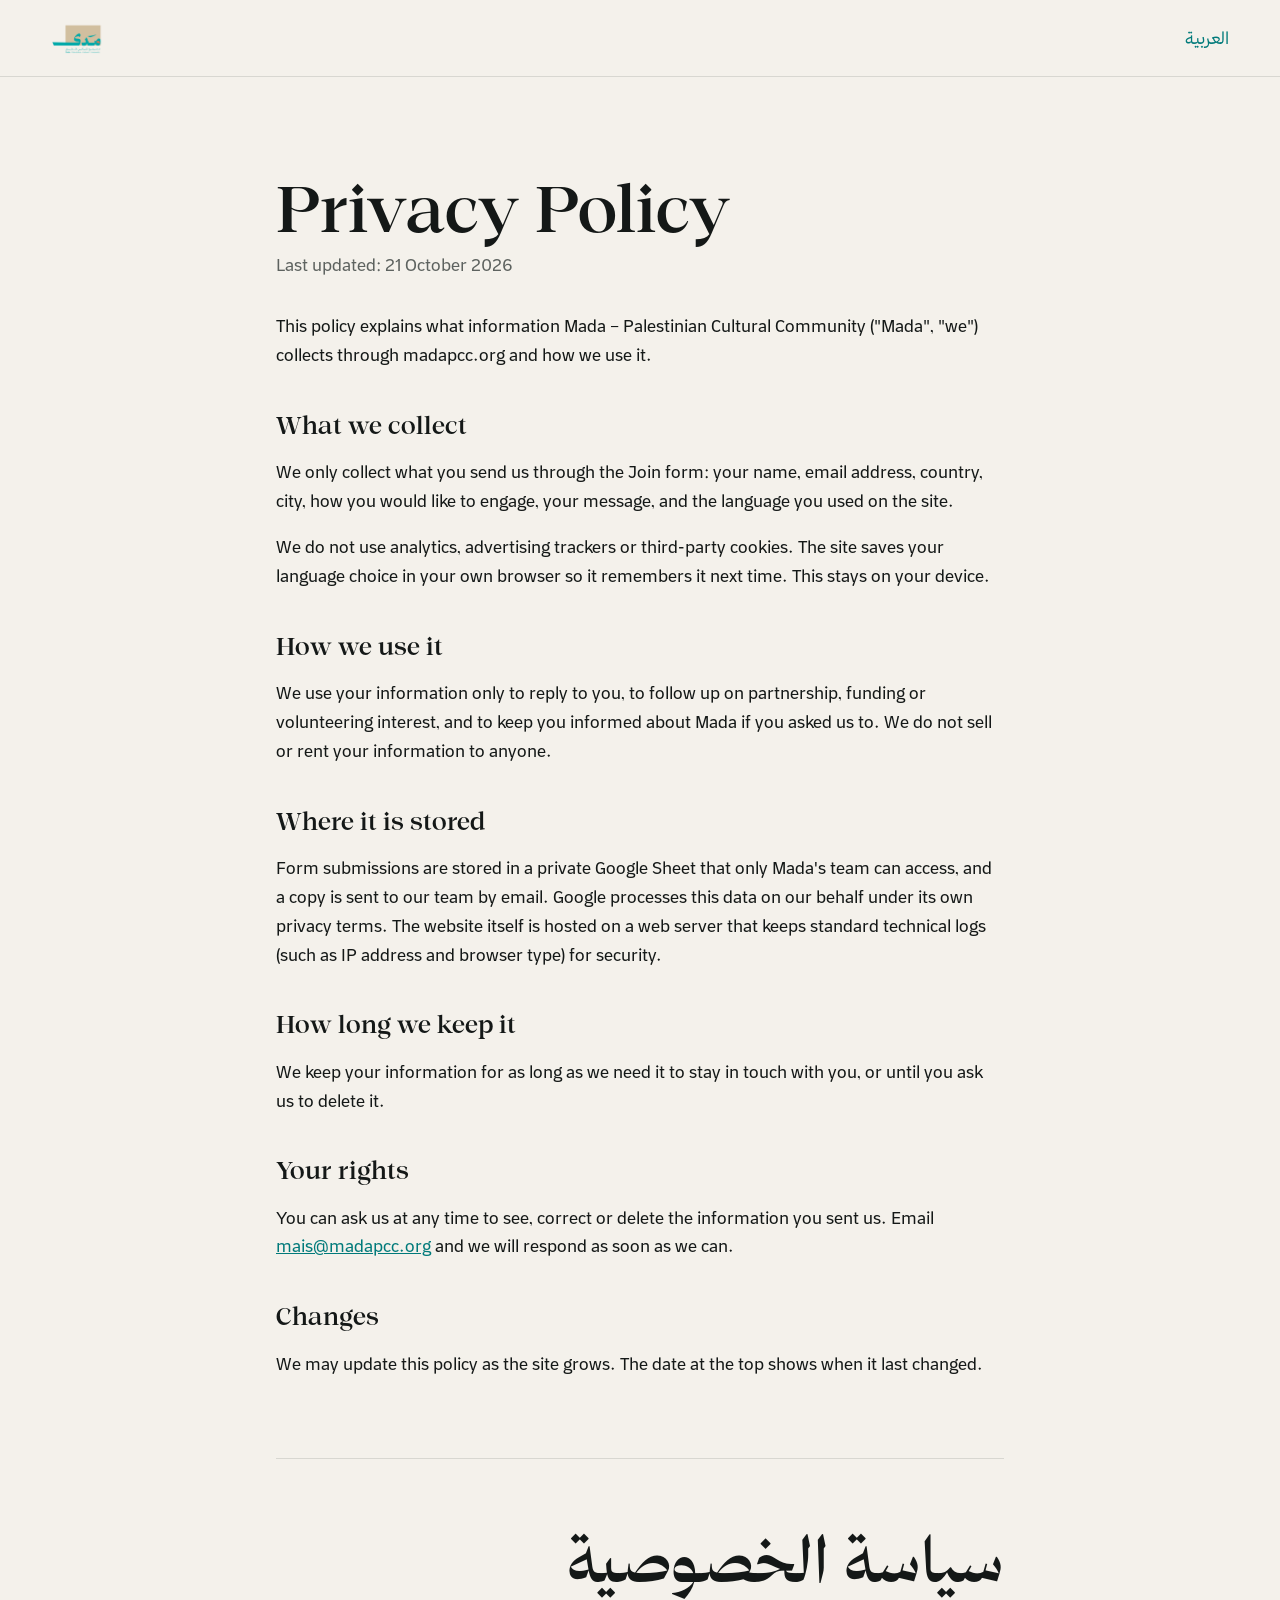
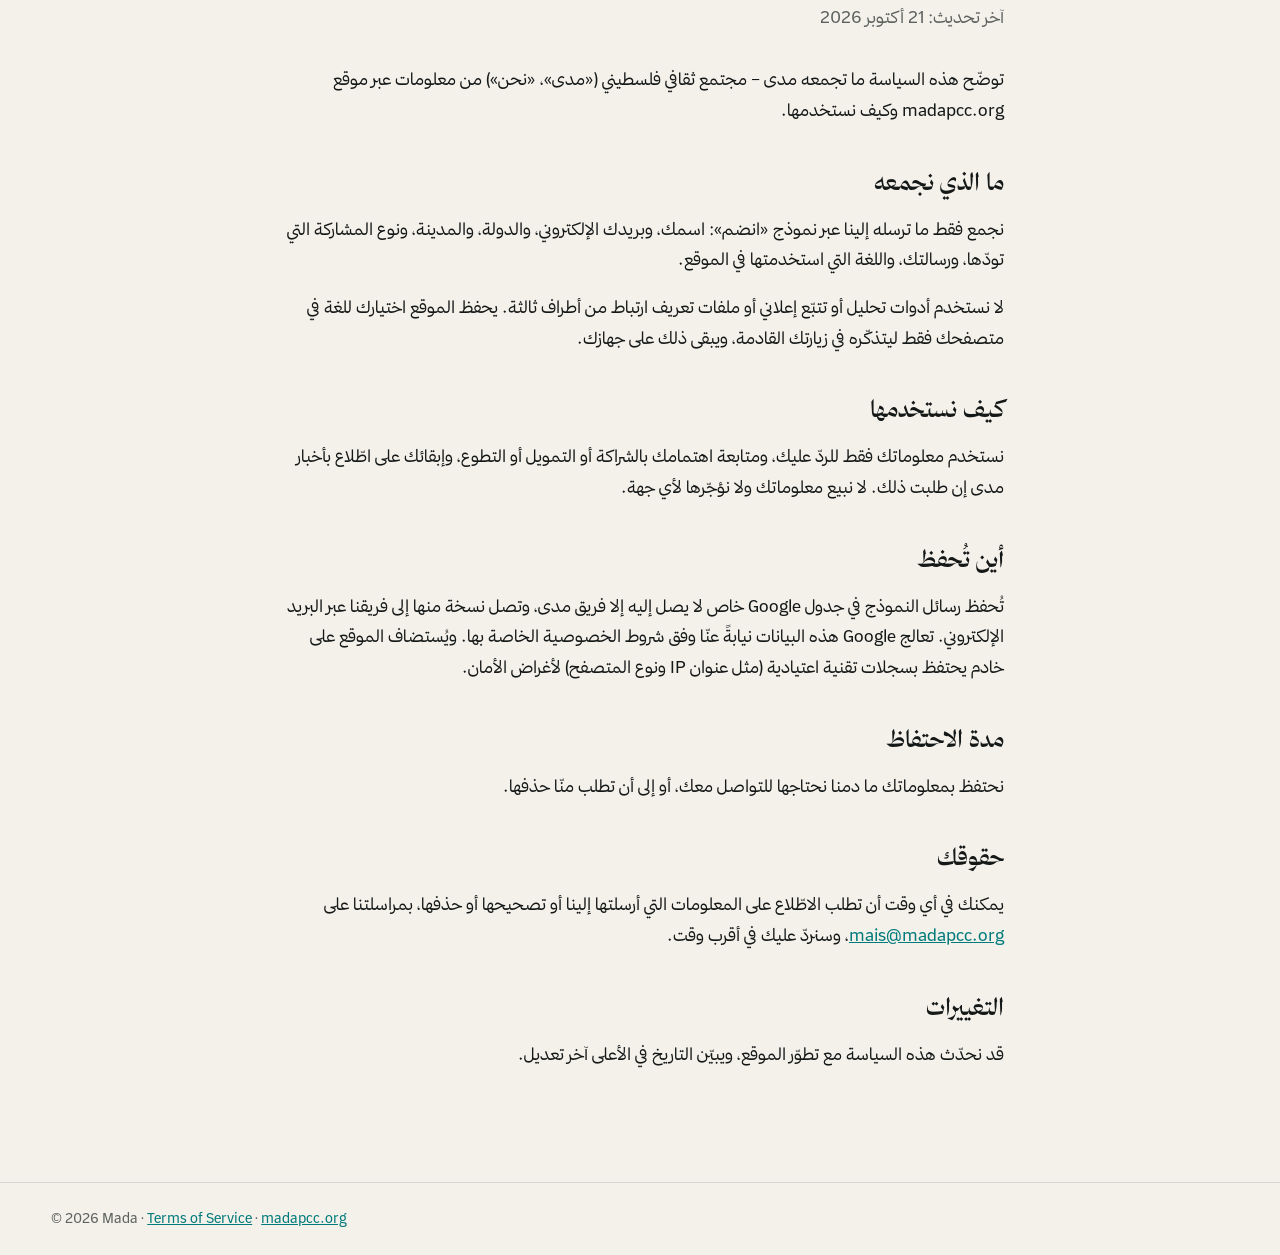
<file: privacy.html>
<!doctype html>
<html lang="en">
<head>
<meta charset="utf-8">
<meta name="viewport" content="width=device-width, initial-scale=1">
<title>Mada · Privacy Policy</title>
<link rel="icon" href="assets/logo.png">
<link rel="stylesheet" href="assets/legal.css">
</head>
<body>
<header>
  <a href="index.html" aria-label="Mada home"><img src="assets/logo.png" alt="Mada"></a>
  <a href="#ar" lang="ar">العربية</a>
</header>
<main>
<section lang="en" dir="ltr">
  <h1>Privacy Policy</h1>
  <p class="date">Last updated: 21 October 2026</p>
  <p>This policy explains what information Mada – Palestinian Cultural Community ("Mada", "we") collects through madapcc.org and how we use it.</p>

  <h2>What we collect</h2>
  <p>We only collect what you send us through the Join form: your name, email address, country, city, how you would like to engage, your message, and the language you used on the site.</p>
  <p>We do not use analytics, advertising trackers or third-party cookies. The site saves your language choice in your own browser so it remembers it next time. This stays on your device.</p>

  <h2>How we use it</h2>
  <p>We use your information only to reply to you, to follow up on partnership, funding or volunteering interest, and to keep you informed about Mada if you asked us to. We do not sell or rent your information to anyone.</p>

  <h2>Where it is stored</h2>
  <p>Form submissions are stored in a private Google Sheet that only Mada's team can access, and a copy is sent to our team by email. Google processes this data on our behalf under its own privacy terms. The website itself is hosted on a web server that keeps standard technical logs (such as IP address and browser type) for security.</p>

  <h2>How long we keep it</h2>
  <p>We keep your information for as long as we need it to stay in touch with you, or until you ask us to delete it.</p>

  <h2>Your rights</h2>
  <p>You can ask us at any time to see, correct or delete the information you sent us. Email <a href="mailto:mais@madapcc.org">mais@madapcc.org</a> and we will respond as soon as we can.</p>

  <h2>Changes</h2>
  <p>We may update this policy as the site grows. The date at the top shows when it last changed.</p>
</section>

<section id="ar" lang="ar" dir="rtl">
  <h1>سياسة الخصوصية</h1>
  <p class="date">آخر تحديث: 21 أكتوبر 2026</p>
  <p>توضّح هذه السياسة ما تجمعه مدى – مجتمع ثقافي فلسطيني («مدى»، «نحن») من معلومات عبر موقع madapcc.org وكيف نستخدمها.</p>

  <h2>ما الذي نجمعه</h2>
  <p>نجمع فقط ما ترسله إلينا عبر نموذج «انضم»: اسمك، وبريدك الإلكتروني، والدولة، والمدينة، ونوع المشاركة التي تودّها، ورسالتك، واللغة التي استخدمتها في الموقع.</p>
  <p>لا نستخدم أدوات تحليل أو تتبّع إعلاني أو ملفات تعريف ارتباط من أطراف ثالثة. يحفظ الموقع اختيارك للغة في متصفحك فقط ليتذكّره في زيارتك القادمة، ويبقى ذلك على جهازك.</p>

  <h2>كيف نستخدمها</h2>
  <p>نستخدم معلوماتك فقط للردّ عليك، ومتابعة اهتمامك بالشراكة أو التمويل أو التطوع، وإبقائك على اطّلاع بأخبار مدى إن طلبت ذلك. لا نبيع معلوماتك ولا نؤجّرها لأي جهة.</p>

  <h2>أين تُحفظ</h2>
  <p>تُحفظ رسائل النموذج في جدول Google خاص لا يصل إليه إلا فريق مدى، وتصل نسخة منها إلى فريقنا عبر البريد الإلكتروني. تعالج Google هذه البيانات نيابةً عنّا وفق شروط الخصوصية الخاصة بها. ويُستضاف الموقع على خادم يحتفظ بسجلات تقنية اعتيادية (مثل عنوان IP ونوع المتصفح) لأغراض الأمان.</p>

  <h2>مدة الاحتفاظ</h2>
  <p>نحتفظ بمعلوماتك ما دمنا نحتاجها للتواصل معك، أو إلى أن تطلب منّا حذفها.</p>

  <h2>حقوقك</h2>
  <p>يمكنك في أي وقت أن تطلب الاطّلاع على المعلومات التي أرسلتها إلينا أو تصحيحها أو حذفها، بمراسلتنا على <a href="mailto:mais@madapcc.org">mais@madapcc.org</a>، وسنردّ عليك في أقرب وقت.</p>

  <h2>التغييرات</h2>
  <p>قد نحدّث هذه السياسة مع تطوّر الموقع، ويبيّن التاريخ في الأعلى آخر تعديل.</p>
</section>
</main>
<footer>© 2026 Mada · <a href="terms.html">Terms of Service</a> · <a href="index.html">madapcc.org</a></footer>
</body>
</html>
</file>
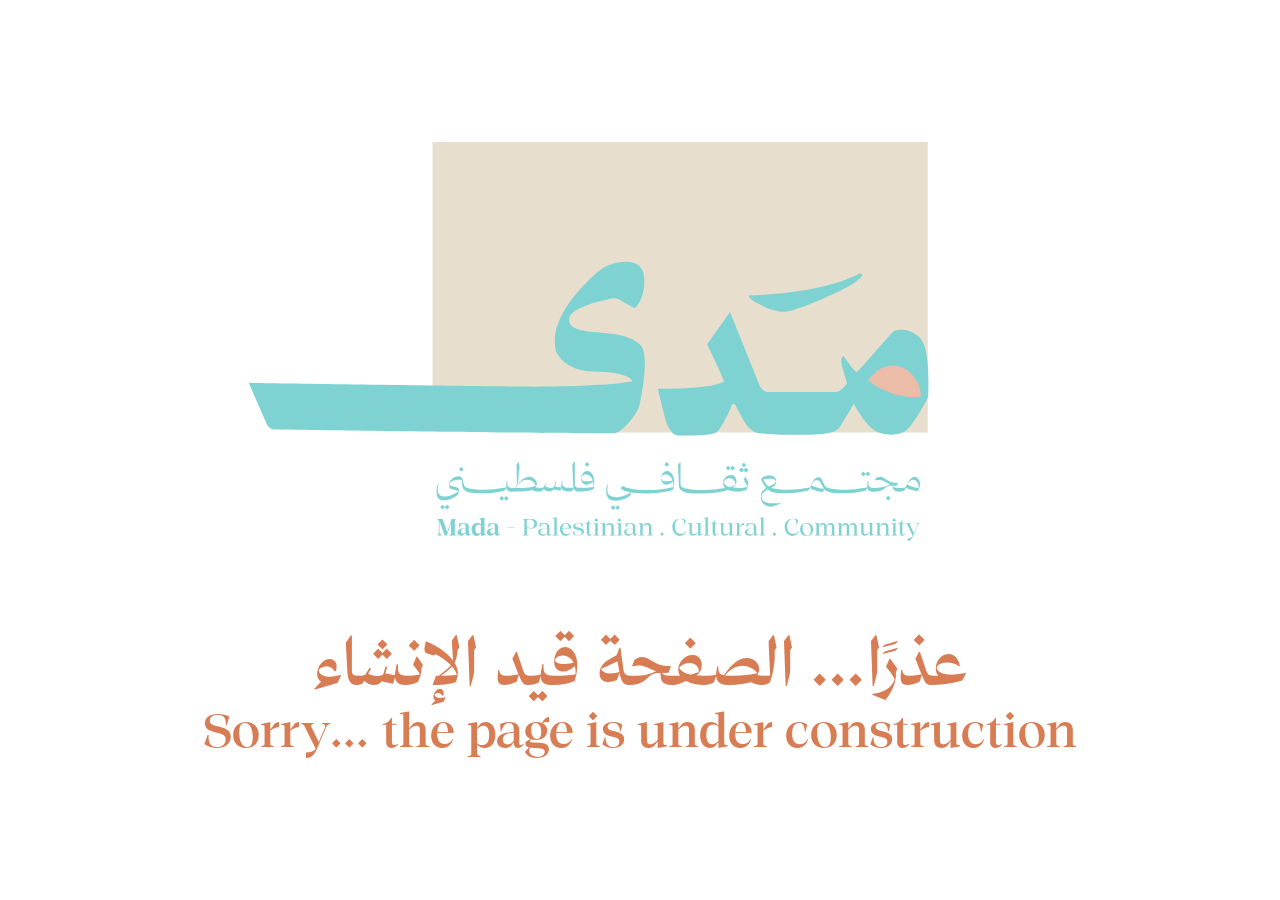
<file: soon.html>
<!doctype html>
<html lang="ar" dir="rtl">
<head>
<meta charset="utf-8">
<meta name="viewport" content="width=device-width, initial-scale=1">
<title>Mada — Under construction</title>
<meta name="robots" content="noindex">
<link rel="icon" href="assets/logo.png">
<style>
  @font-face { font-family: "Thmanyah Serif Display"; src: url(assets/fonts/thmanyahserifdisplay-Medium.woff2) format("woff2"); font-weight: 500; font-display: swap; }
  * { box-sizing: border-box; }
  html, body { height: 100%; }
  body { margin: 0; background: #fff; color: #d87c54; display: grid; place-items: center; text-align: center; padding: 24px 16px; font-family: "Thmanyah Serif Display", Georgia, serif; font-weight: 500; }
  a { color: inherit; text-decoration: none; }
  /* Shifted left so the visual weight of the mark sits on the page center */
  .logo { display: block; width: min(64vw, 680px); margin: 0 auto clamp(48px, 9vh, 110px); opacity: .5; transform: translateX(calc(min(76px, 4vw) * -1)); }
  .logo img { display: block; width: 100%; height: auto; }
  h1 { font: inherit; font-size: clamp(32px, 5.2vw, 72px); line-height: 1.15; margin: 0; }
  p { margin: .1em 0 0; font-size: clamp(22px, 3.6vw, 50px); line-height: 1.2; }
</style>
</head>
<body>
<main>
  <a class="logo" href="index.html" aria-label="Mada home"><img src="assets/mada logo.svg" alt="Mada — Palestinian Cultural Community"></a>
  <h1>عذرًا... الصفحة قيد الإنشاء</h1>
  <p lang="en" dir="ltr">Sorry... the page is under construction</p>
</main>
</body>
</html>
</file>
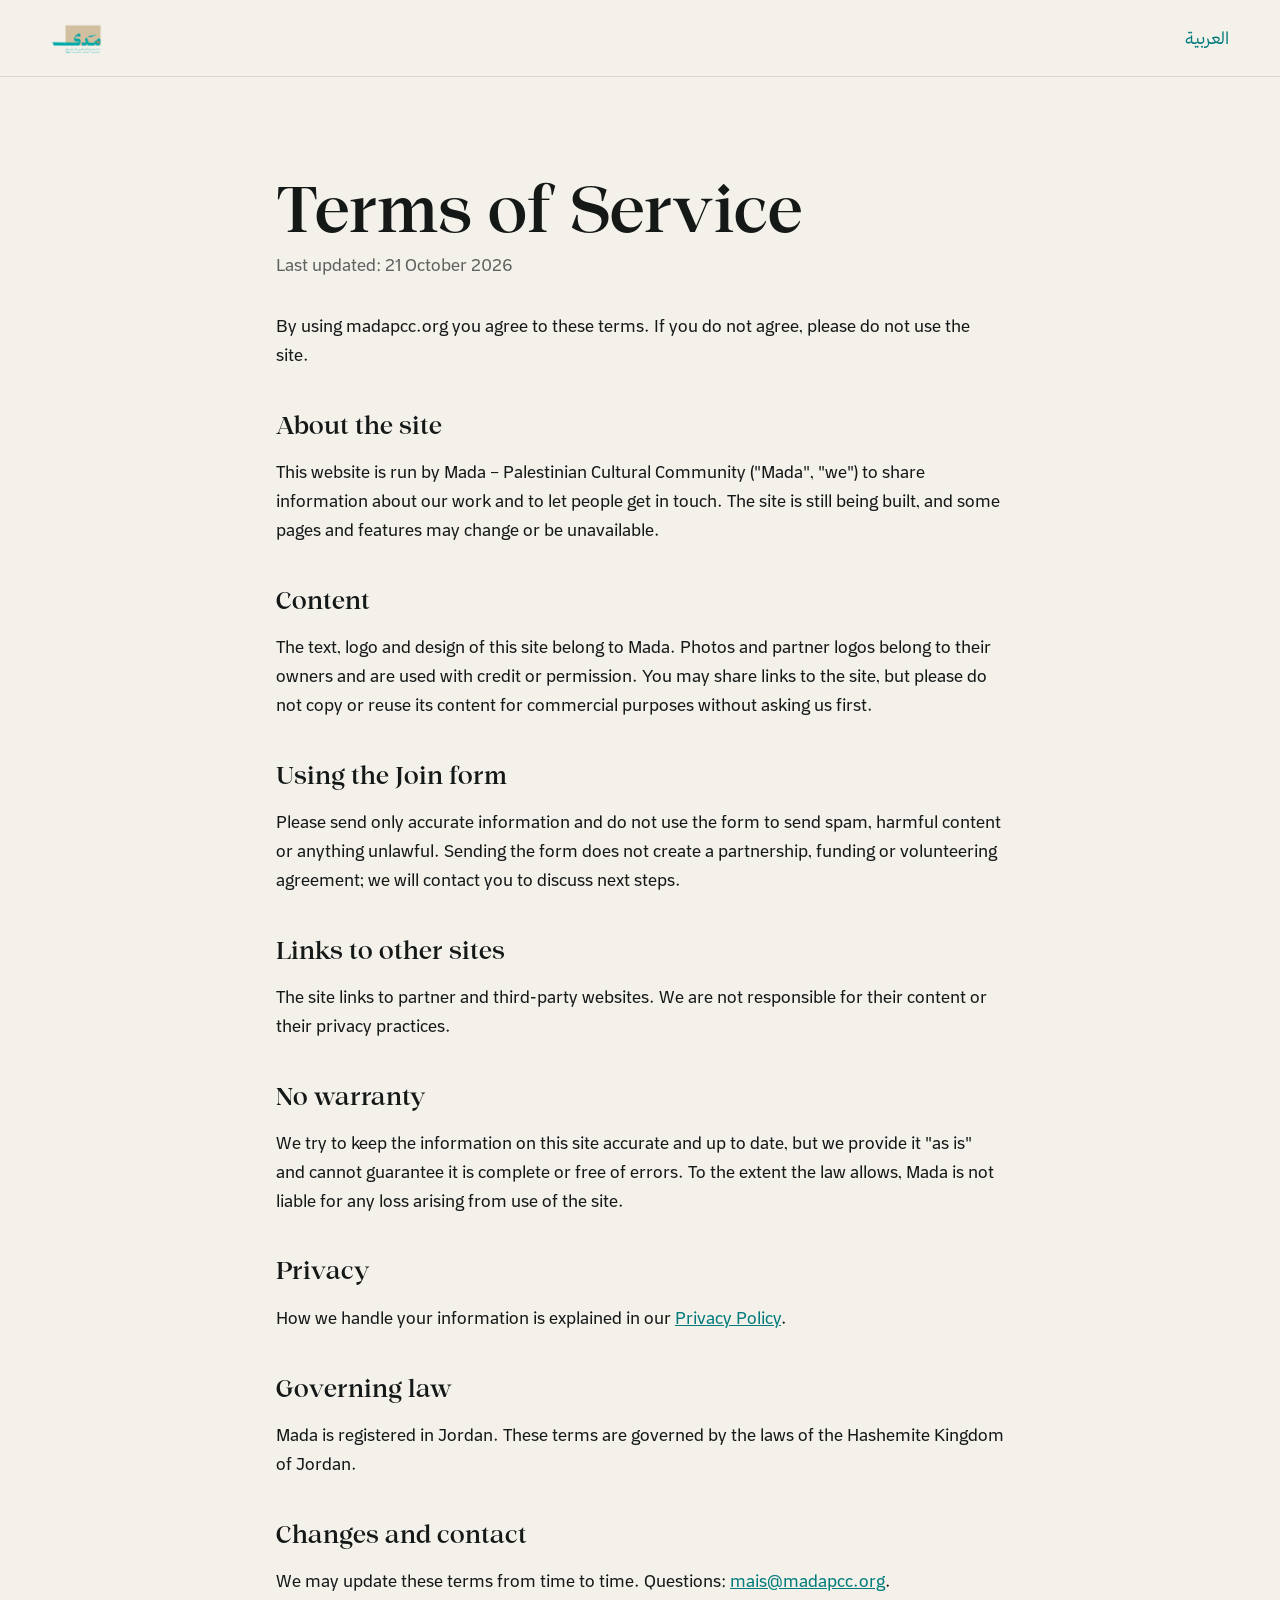
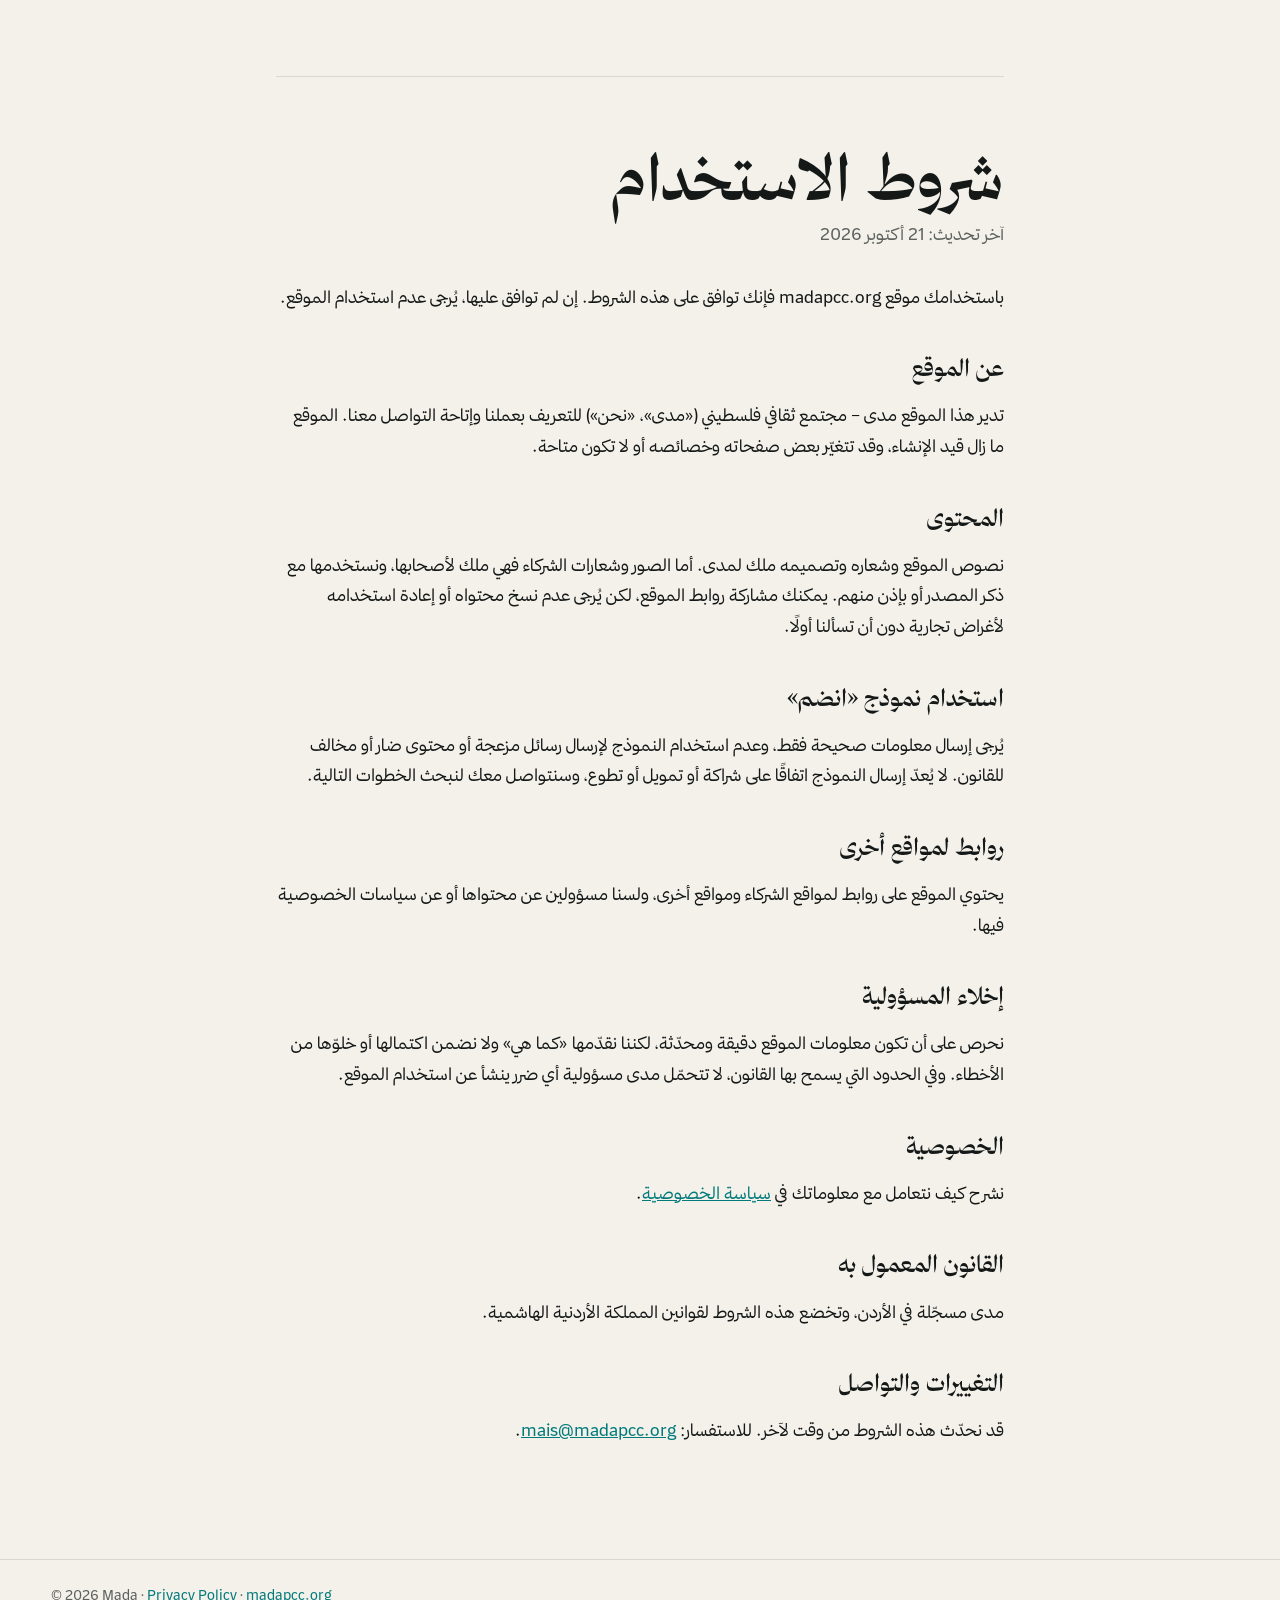
<file: terms.html>
<!doctype html>
<html lang="en">
<head>
<meta charset="utf-8">
<meta name="viewport" content="width=device-width, initial-scale=1">
<title>Mada · Terms of Service</title>
<link rel="icon" href="assets/logo.png">
<link rel="stylesheet" href="assets/legal.css">
</head>
<body>
<header>
  <a href="index.html" aria-label="Mada home"><img src="assets/logo.png" alt="Mada"></a>
  <a href="#ar" lang="ar">العربية</a>
</header>
<main>
<section lang="en" dir="ltr">
  <h1>Terms of Service</h1>
  <p class="date">Last updated: 21 October 2026</p>
  <p>By using madapcc.org you agree to these terms. If you do not agree, please do not use the site.</p>

  <h2>About the site</h2>
  <p>This website is run by Mada – Palestinian Cultural Community ("Mada", "we") to share information about our work and to let people get in touch. The site is still being built, and some pages and features may change or be unavailable.</p>

  <h2>Content</h2>
  <p>The text, logo and design of this site belong to Mada. Photos and partner logos belong to their owners and are used with credit or permission. You may share links to the site, but please do not copy or reuse its content for commercial purposes without asking us first.</p>

  <h2>Using the Join form</h2>
  <p>Please send only accurate information and do not use the form to send spam, harmful content or anything unlawful. Sending the form does not create a partnership, funding or volunteering agreement; we will contact you to discuss next steps.</p>

  <h2>Links to other sites</h2>
  <p>The site links to partner and third-party websites. We are not responsible for their content or their privacy practices.</p>

  <h2>No warranty</h2>
  <p>We try to keep the information on this site accurate and up to date, but we provide it "as is" and cannot guarantee it is complete or free of errors. To the extent the law allows, Mada is not liable for any loss arising from use of the site.</p>

  <h2>Privacy</h2>
  <p>How we handle your information is explained in our <a href="privacy.html">Privacy Policy</a>.</p>

  <h2>Governing law</h2>
  <p>Mada is registered in Jordan. These terms are governed by the laws of the Hashemite Kingdom of Jordan.</p>

  <h2>Changes and contact</h2>
  <p>We may update these terms from time to time. Questions: <a href="mailto:mais@madapcc.org">mais@madapcc.org</a>.</p>
</section>

<section id="ar" lang="ar" dir="rtl">
  <h1>شروط الاستخدام</h1>
  <p class="date">آخر تحديث: 21 أكتوبر 2026</p>
  <p>باستخدامك موقع madapcc.org فإنك توافق على هذه الشروط. إن لم توافق عليها، يُرجى عدم استخدام الموقع.</p>

  <h2>عن الموقع</h2>
  <p>تدير هذا الموقع مدى – مجتمع ثقافي فلسطيني («مدى»، «نحن») للتعريف بعملنا وإتاحة التواصل معنا. الموقع ما زال قيد الإنشاء، وقد تتغيّر بعض صفحاته وخصائصه أو لا تكون متاحة.</p>

  <h2>المحتوى</h2>
  <p>نصوص الموقع وشعاره وتصميمه ملك لمدى. أما الصور وشعارات الشركاء فهي ملك لأصحابها، ونستخدمها مع ذكر المصدر أو بإذن منهم. يمكنك مشاركة روابط الموقع، لكن يُرجى عدم نسخ محتواه أو إعادة استخدامه لأغراض تجارية دون أن تسألنا أولًا.</p>

  <h2>استخدام نموذج «انضم»</h2>
  <p>يُرجى إرسال معلومات صحيحة فقط، وعدم استخدام النموذج لإرسال رسائل مزعجة أو محتوى ضار أو مخالف للقانون. لا يُعدّ إرسال النموذج اتفاقًا على شراكة أو تمويل أو تطوع، وسنتواصل معك لنبحث الخطوات التالية.</p>

  <h2>روابط لمواقع أخرى</h2>
  <p>يحتوي الموقع على روابط لمواقع الشركاء ومواقع أخرى، ولسنا مسؤولين عن محتواها أو عن سياسات الخصوصية فيها.</p>

  <h2>إخلاء المسؤولية</h2>
  <p>نحرص على أن تكون معلومات الموقع دقيقة ومحدّثة، لكننا نقدّمها «كما هي» ولا نضمن اكتمالها أو خلوّها من الأخطاء. وفي الحدود التي يسمح بها القانون، لا تتحمّل مدى مسؤولية أي ضرر ينشأ عن استخدام الموقع.</p>

  <h2>الخصوصية</h2>
  <p>نشرح كيف نتعامل مع معلوماتك في <a href="privacy.html">سياسة الخصوصية</a>.</p>

  <h2>القانون المعمول به</h2>
  <p>مدى مسجّلة في الأردن، وتخضع هذه الشروط لقوانين المملكة الأردنية الهاشمية.</p>

  <h2>التغييرات والتواصل</h2>
  <p>قد نحدّث هذه الشروط من وقت لآخر. للاستفسار: <a href="mailto:mais@madapcc.org">mais@madapcc.org</a>.</p>
</section>
</main>
<footer>© 2026 Mada · <a href="privacy.html">Privacy Policy</a> · <a href="index.html">madapcc.org</a></footer>
</body>
</html>
</file>
<file: assets/legal.css>
/* Shared style for privacy.html and terms.html */
@font-face { font-family: "Thmanyah Serif Display"; src: url(fonts/thmanyahserifdisplay-Medium.woff2) format("woff2"); font-weight: 500; font-display: swap; }
@font-face { font-family: "Thmanyah Sans"; src: url(fonts/thmanyahsans-Regular.woff2) format("woff2"); font-weight: 400; font-display: swap; }
@font-face { font-family: "Thmanyah Sans"; src: url(fonts/thmanyahsans-Bold.woff2) format("woff2"); font-weight: 700; font-display: swap; }
:root { --bg: #f4f1eb; --ink: #141817; --muted: #5d625f; --line: rgba(20, 24, 23, .12); --accent: #007a7a; --terra: #d97d55;
  --display: "Thmanyah Serif Display", Georgia, serif; --text: "Thmanyah Sans", system-ui, sans-serif; }
* { box-sizing: border-box; }
body { margin: 0; background: var(--bg); color: var(--ink); font: 400 17px/1.7 var(--text); }
header { display: flex; justify-content: space-between; align-items: center; gap: 16px; padding: 16px clamp(16px, 4vw, 56px); border-bottom: 1px solid var(--line); }
header img { height: 32px; display: block; }
a { color: var(--accent); }
header a { text-decoration: none; min-height: 44px; display: inline-flex; align-items: center; }
main { max-width: 760px; margin: 0 auto; padding: clamp(48px, 8vw, 96px) 16px; }
section + section { margin-top: 80px; padding-top: 64px; border-top: 1px solid var(--line); }
h1 { font: 500 clamp(36px, 6vw, 64px)/1.1 var(--display); margin: 0 0 8px; }
h2 { font: 500 24px/1.3 var(--display); margin: 40px 0 8px; }
.date { color: var(--muted); margin: 0 0 32px; }
[lang="ar"] { line-height: 1.8; }
footer { padding: 24px clamp(16px, 4vw, 56px); border-top: 1px solid var(--line); color: var(--muted); font-size: 14px; }
</file>
